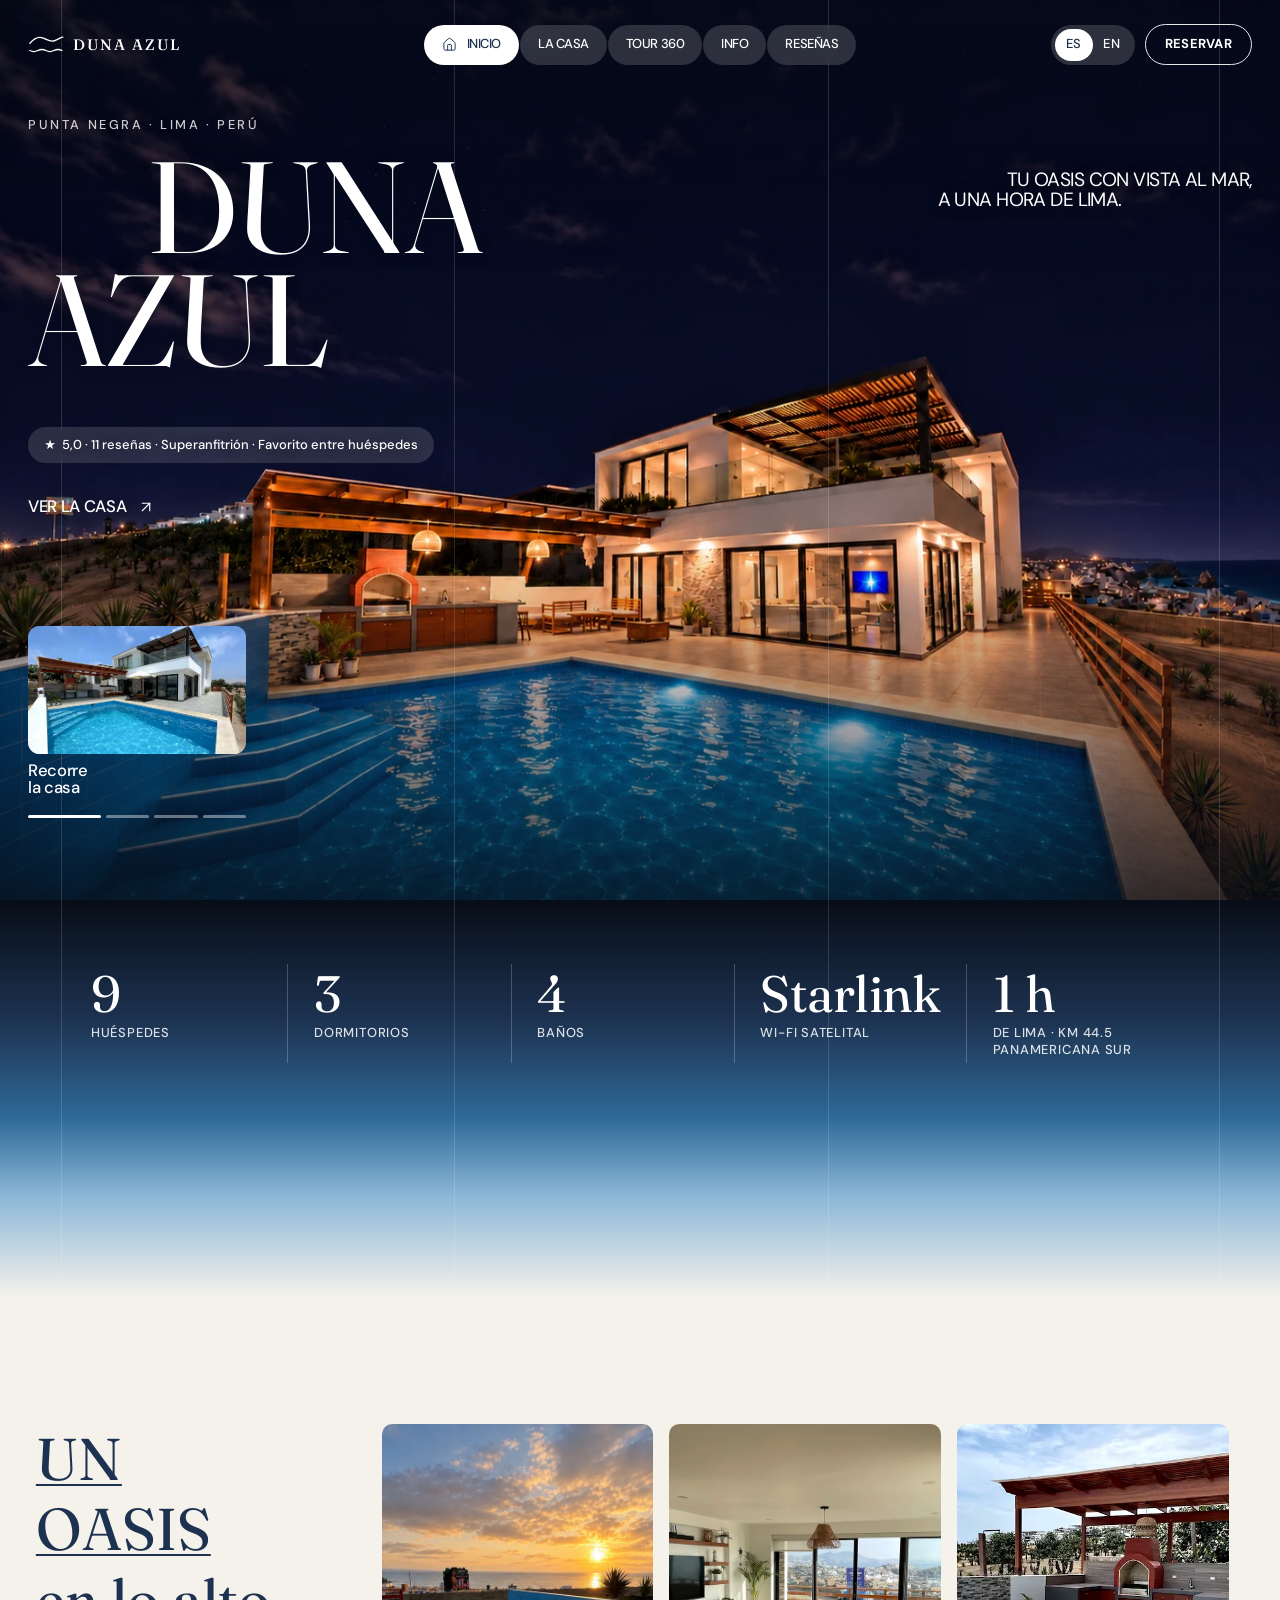
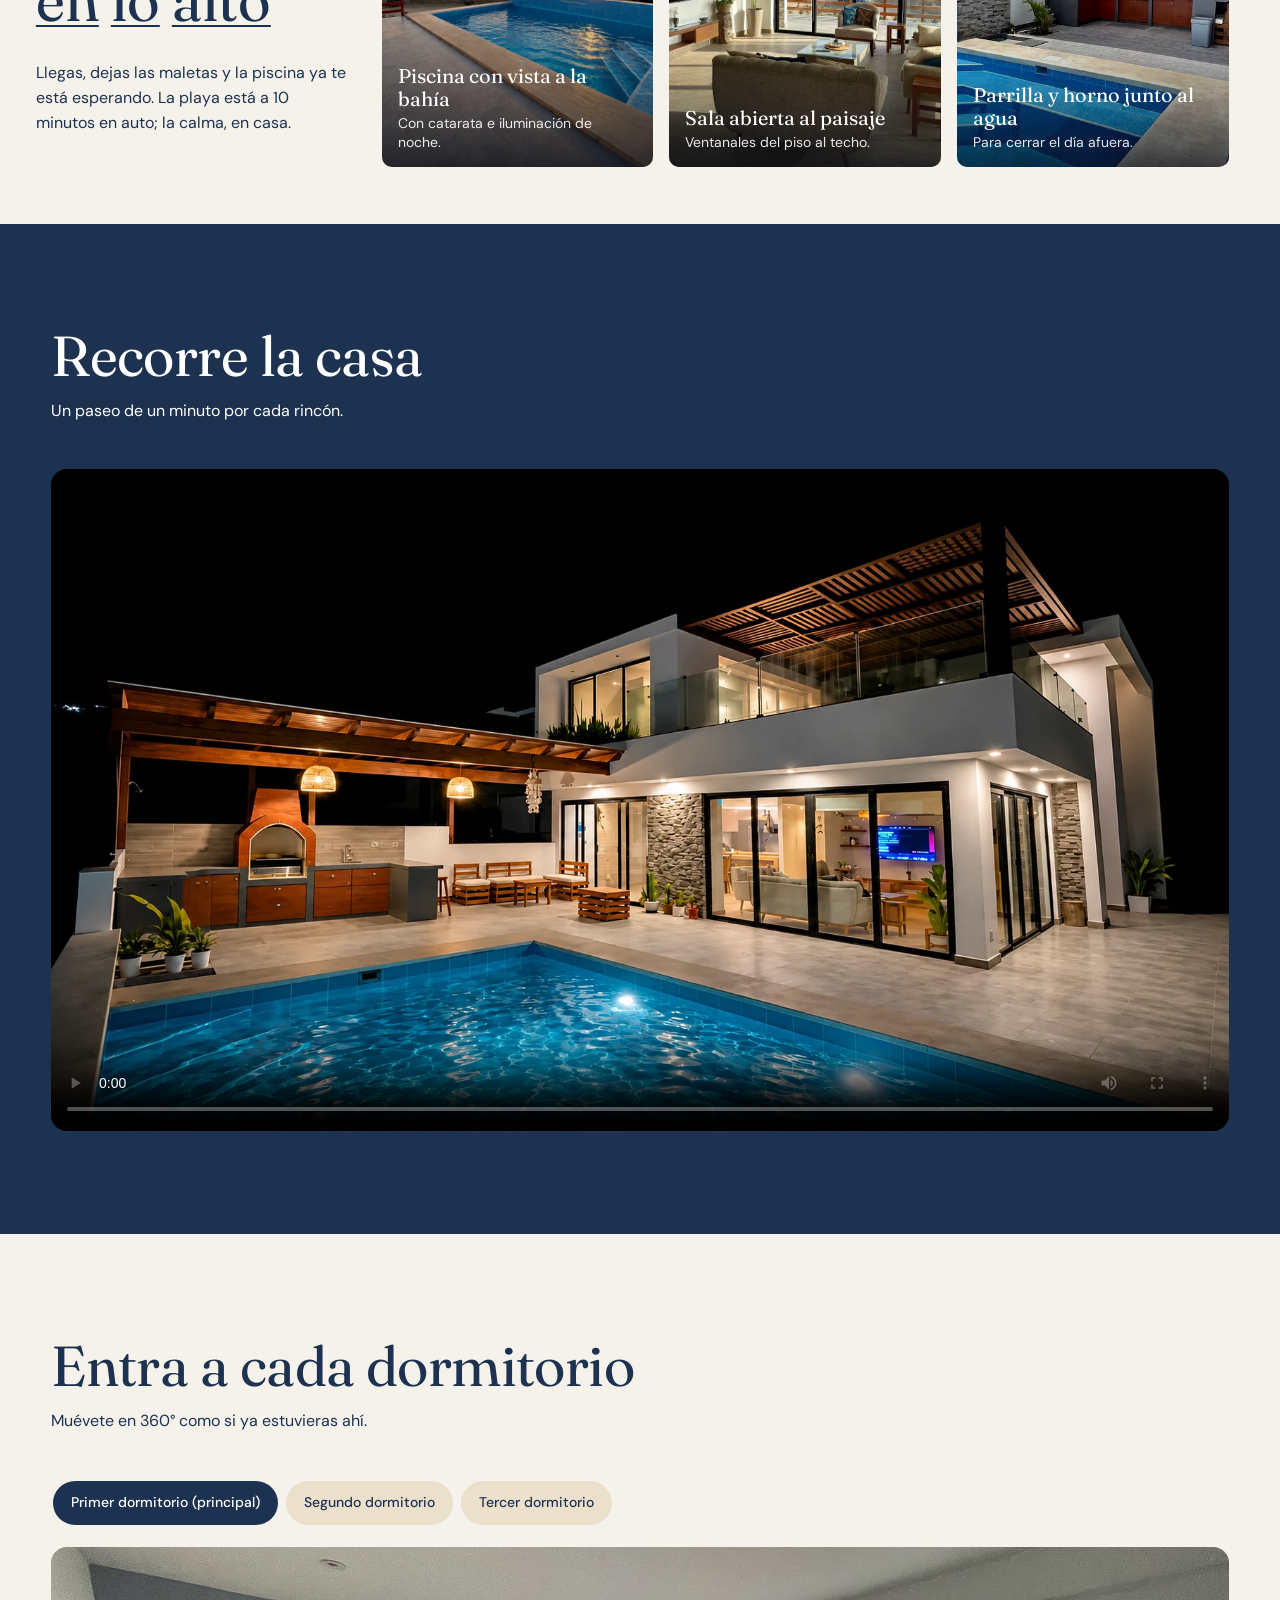
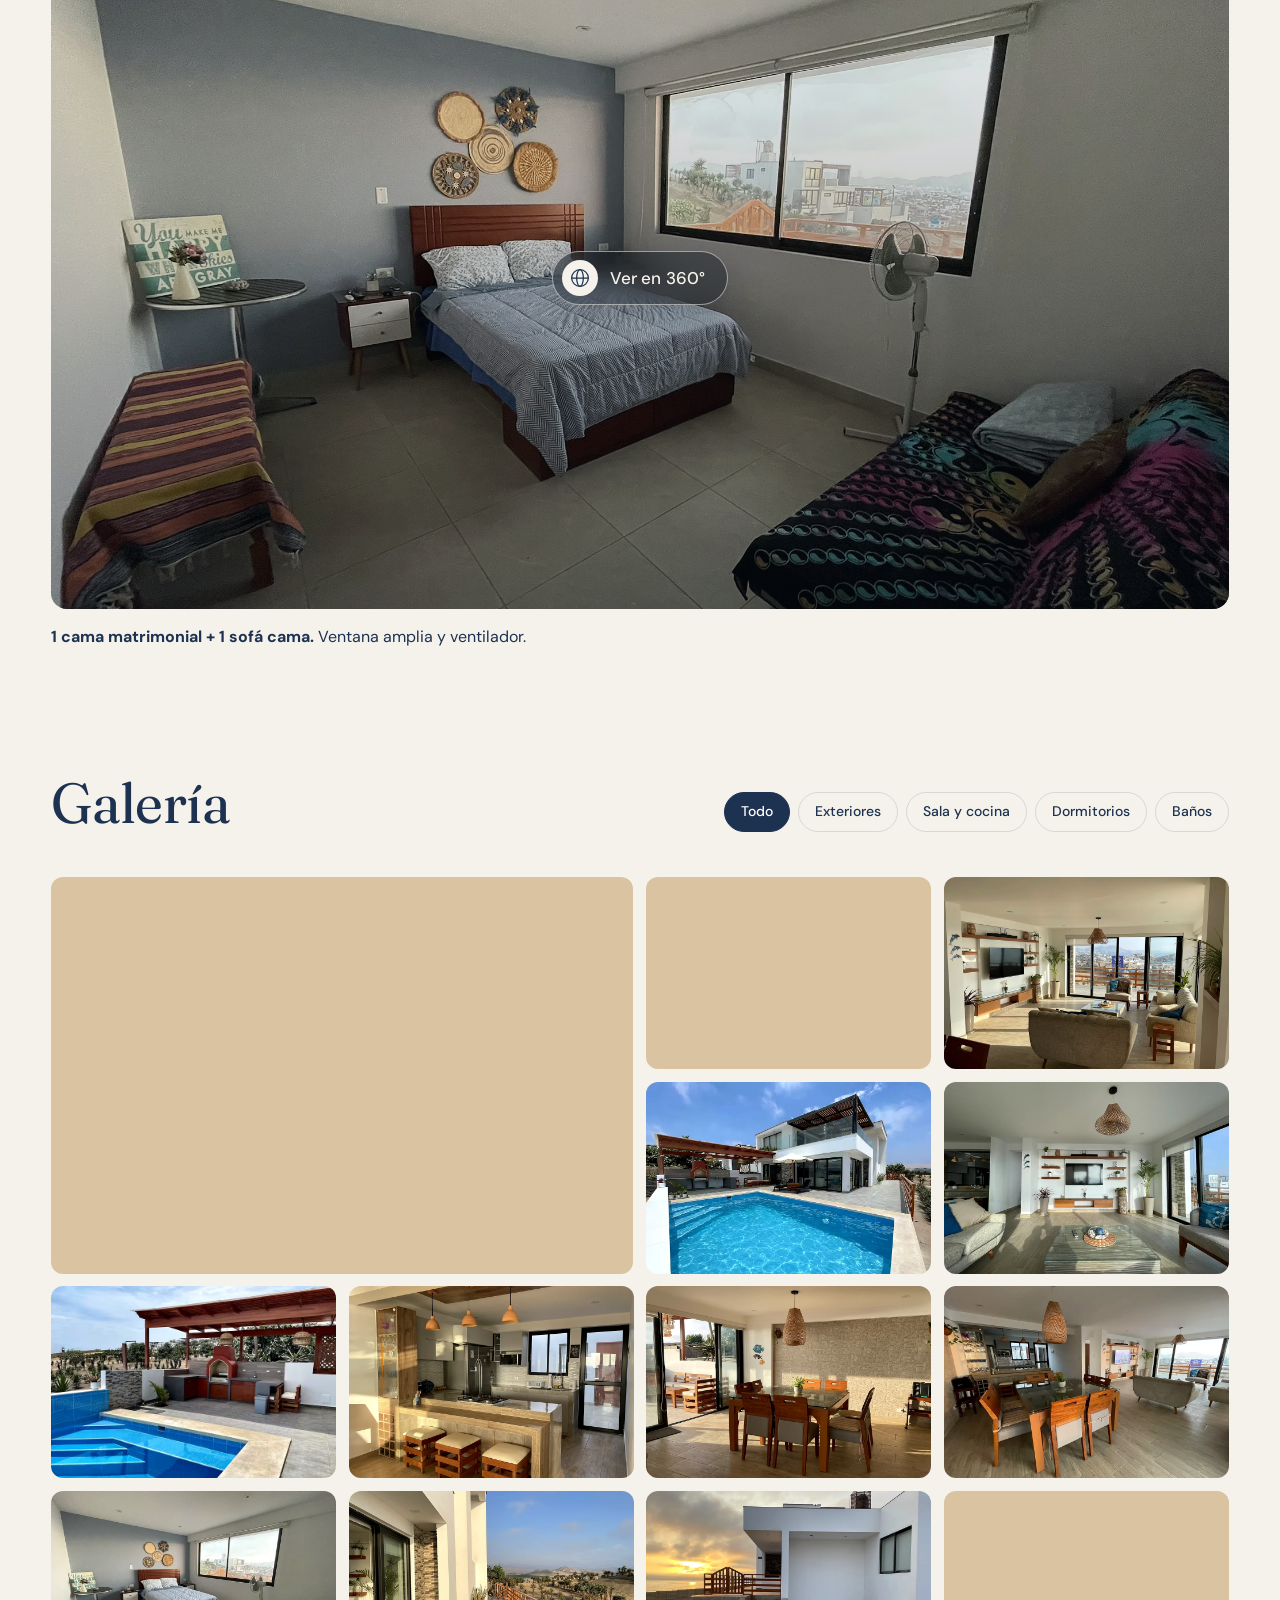
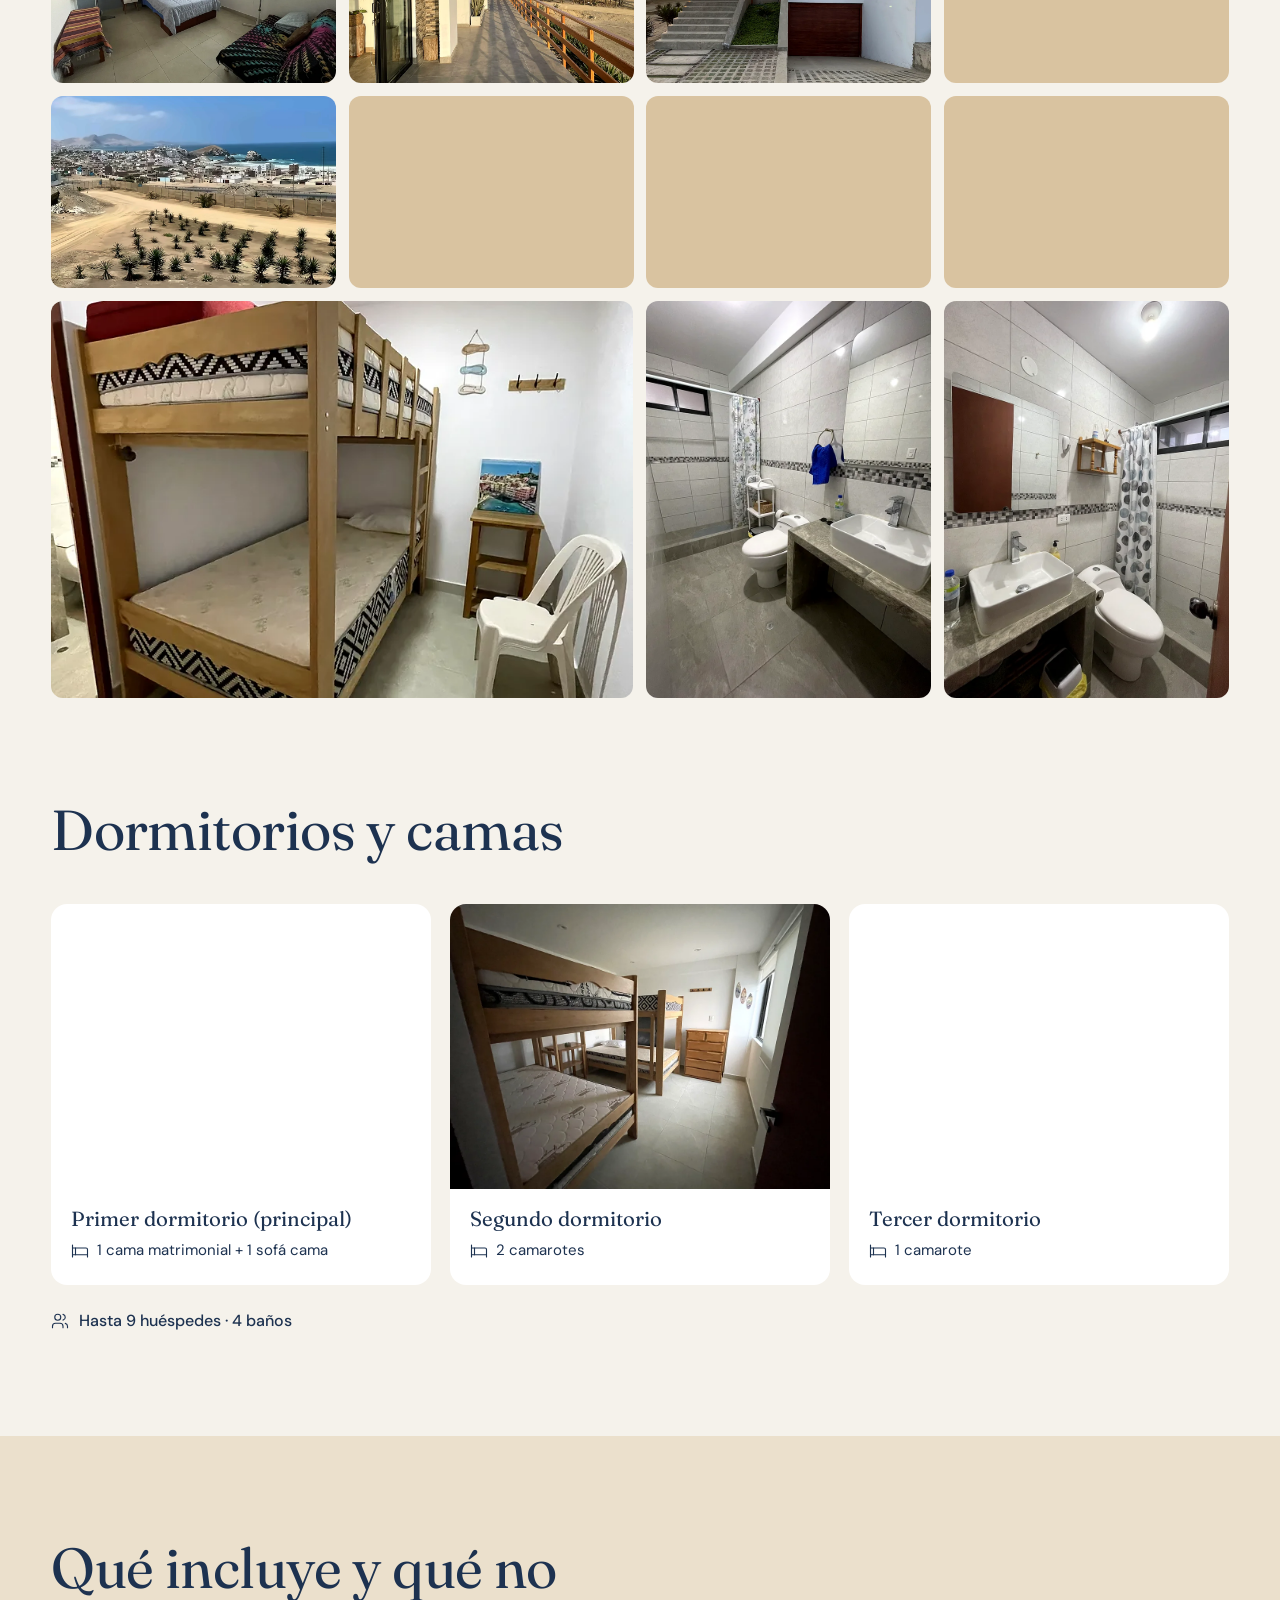
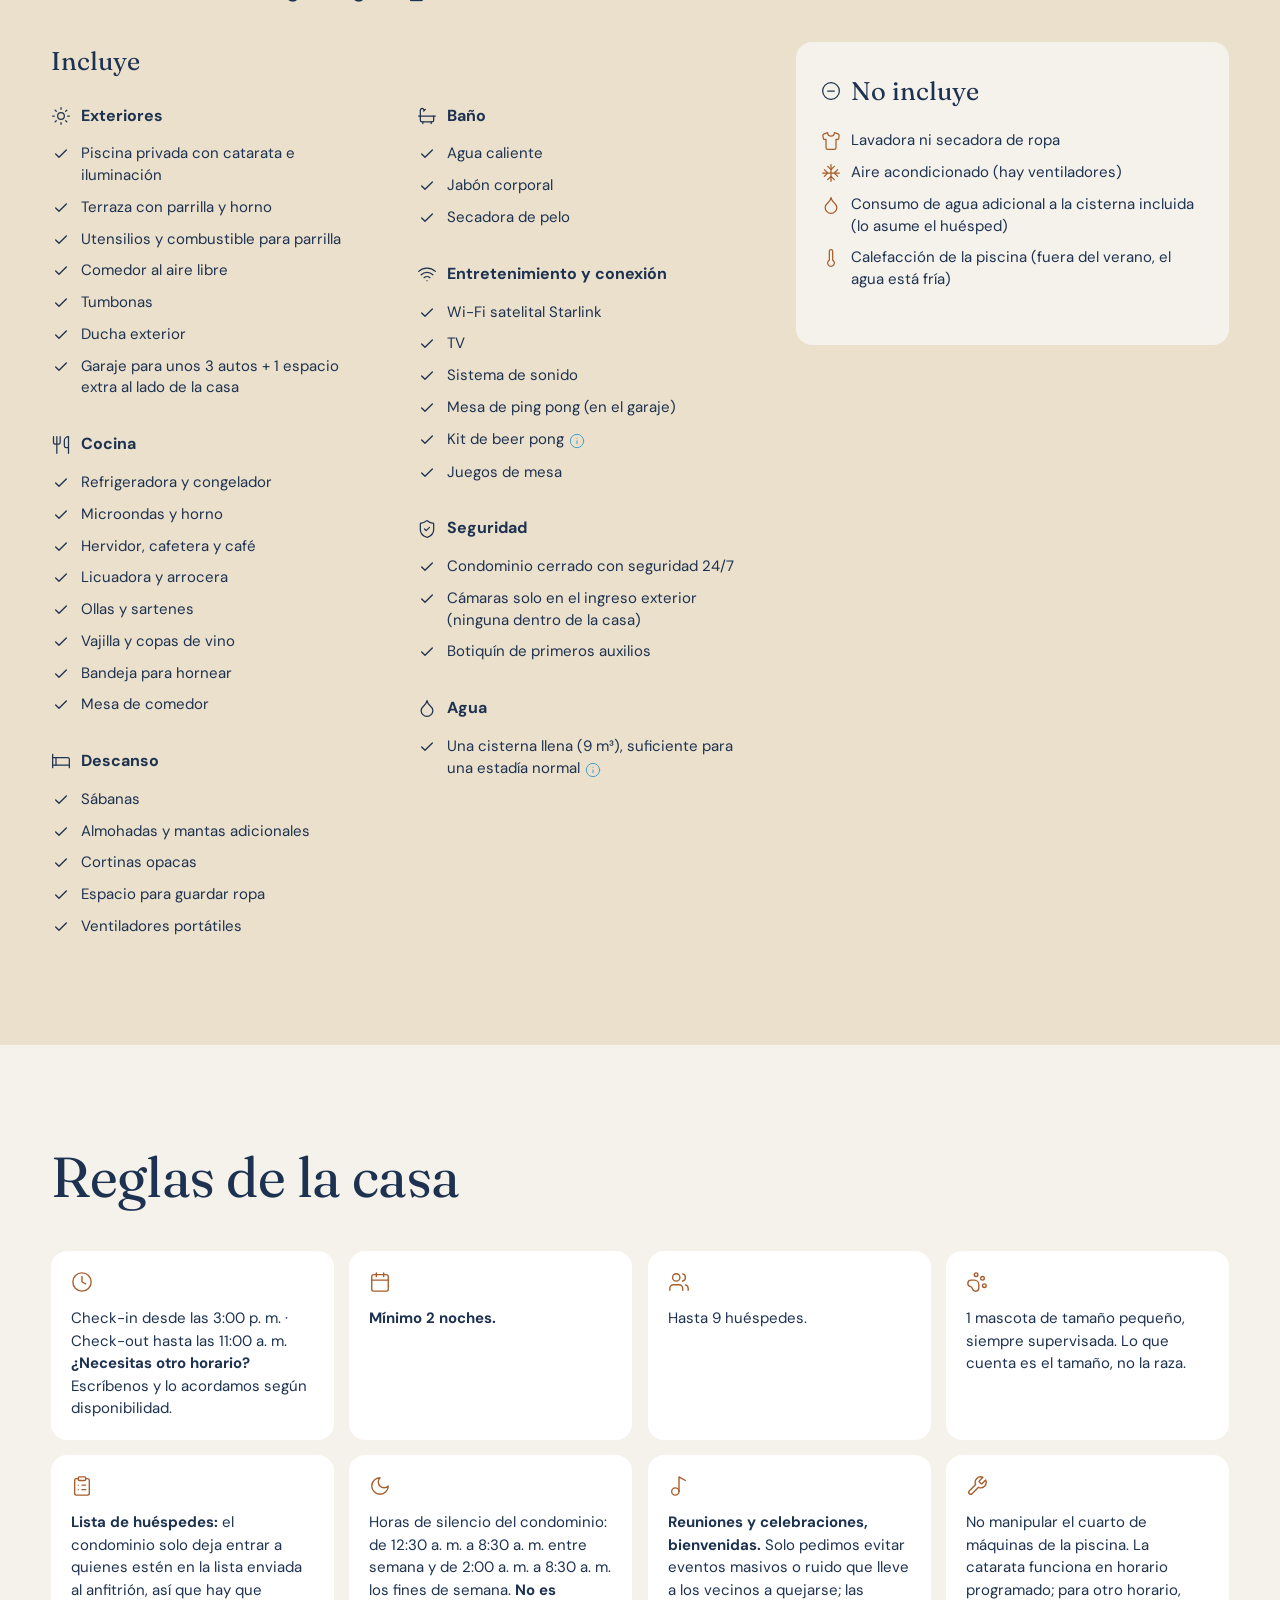
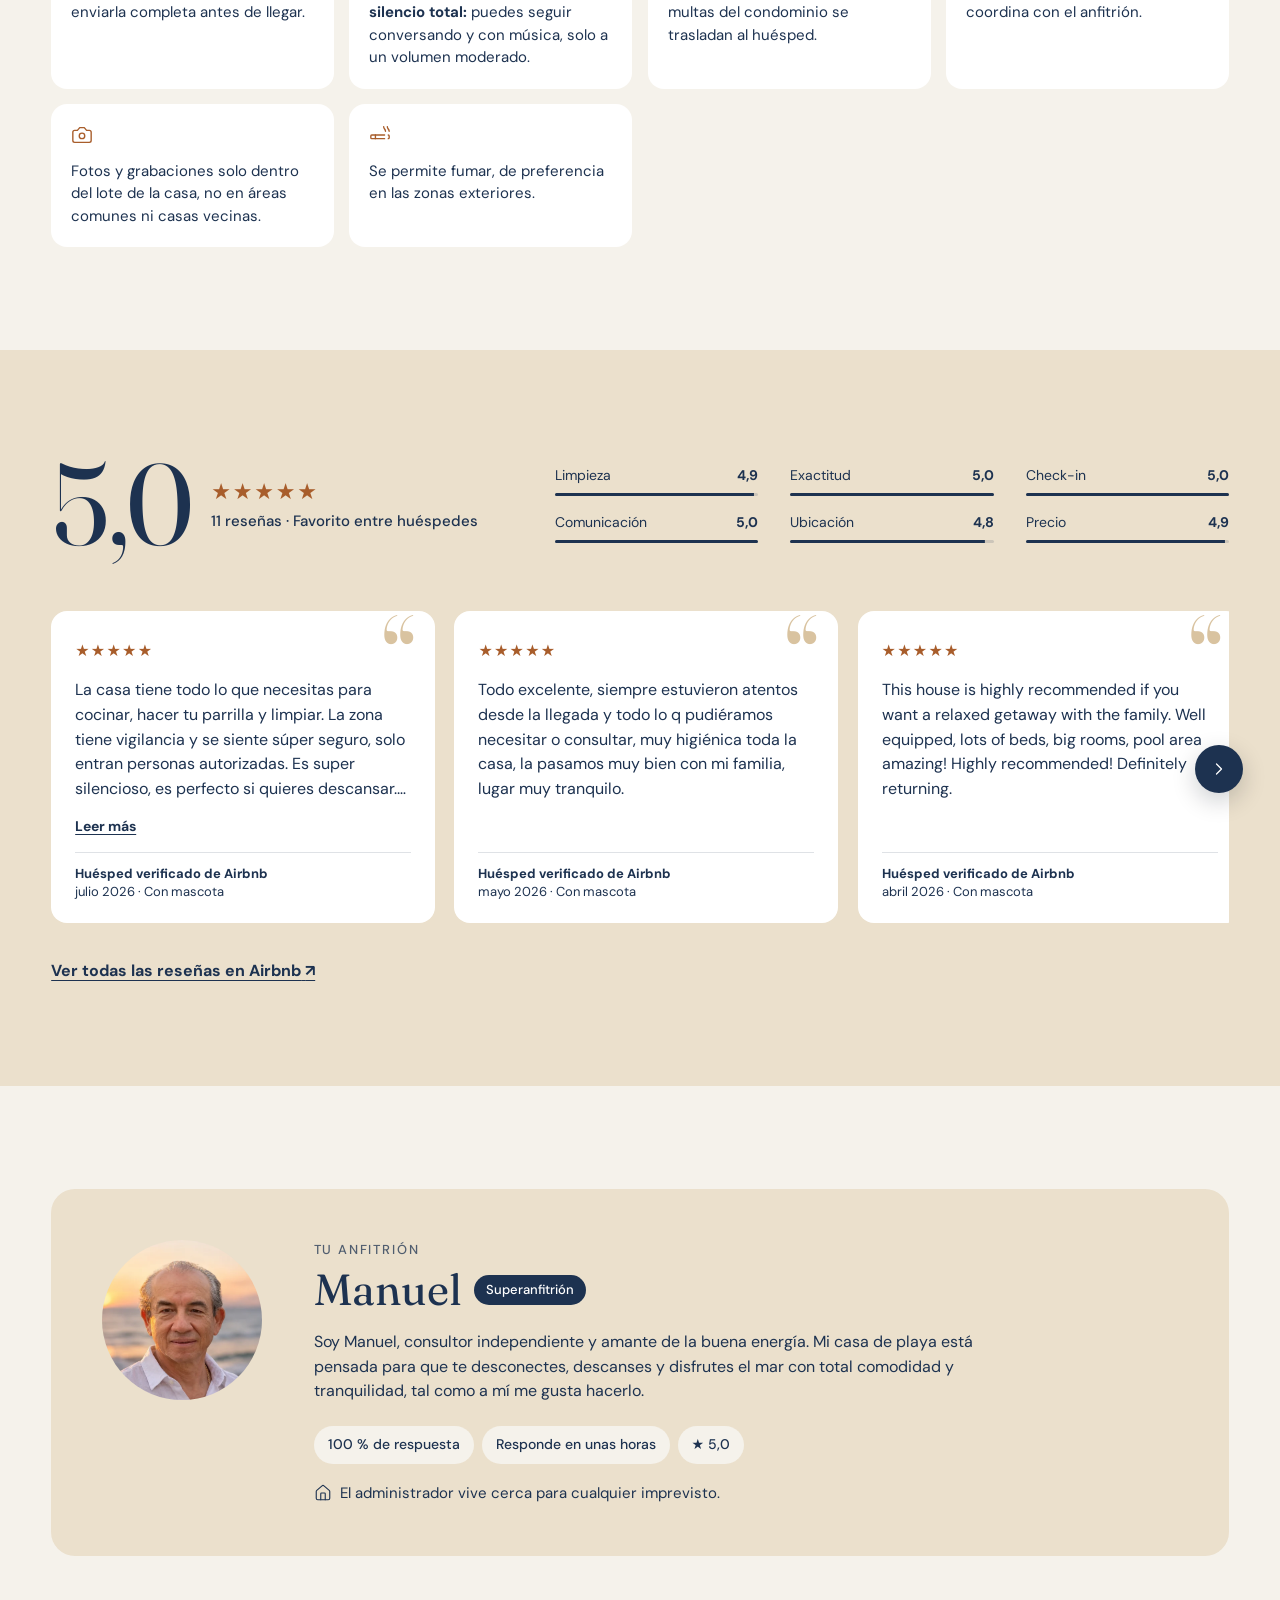
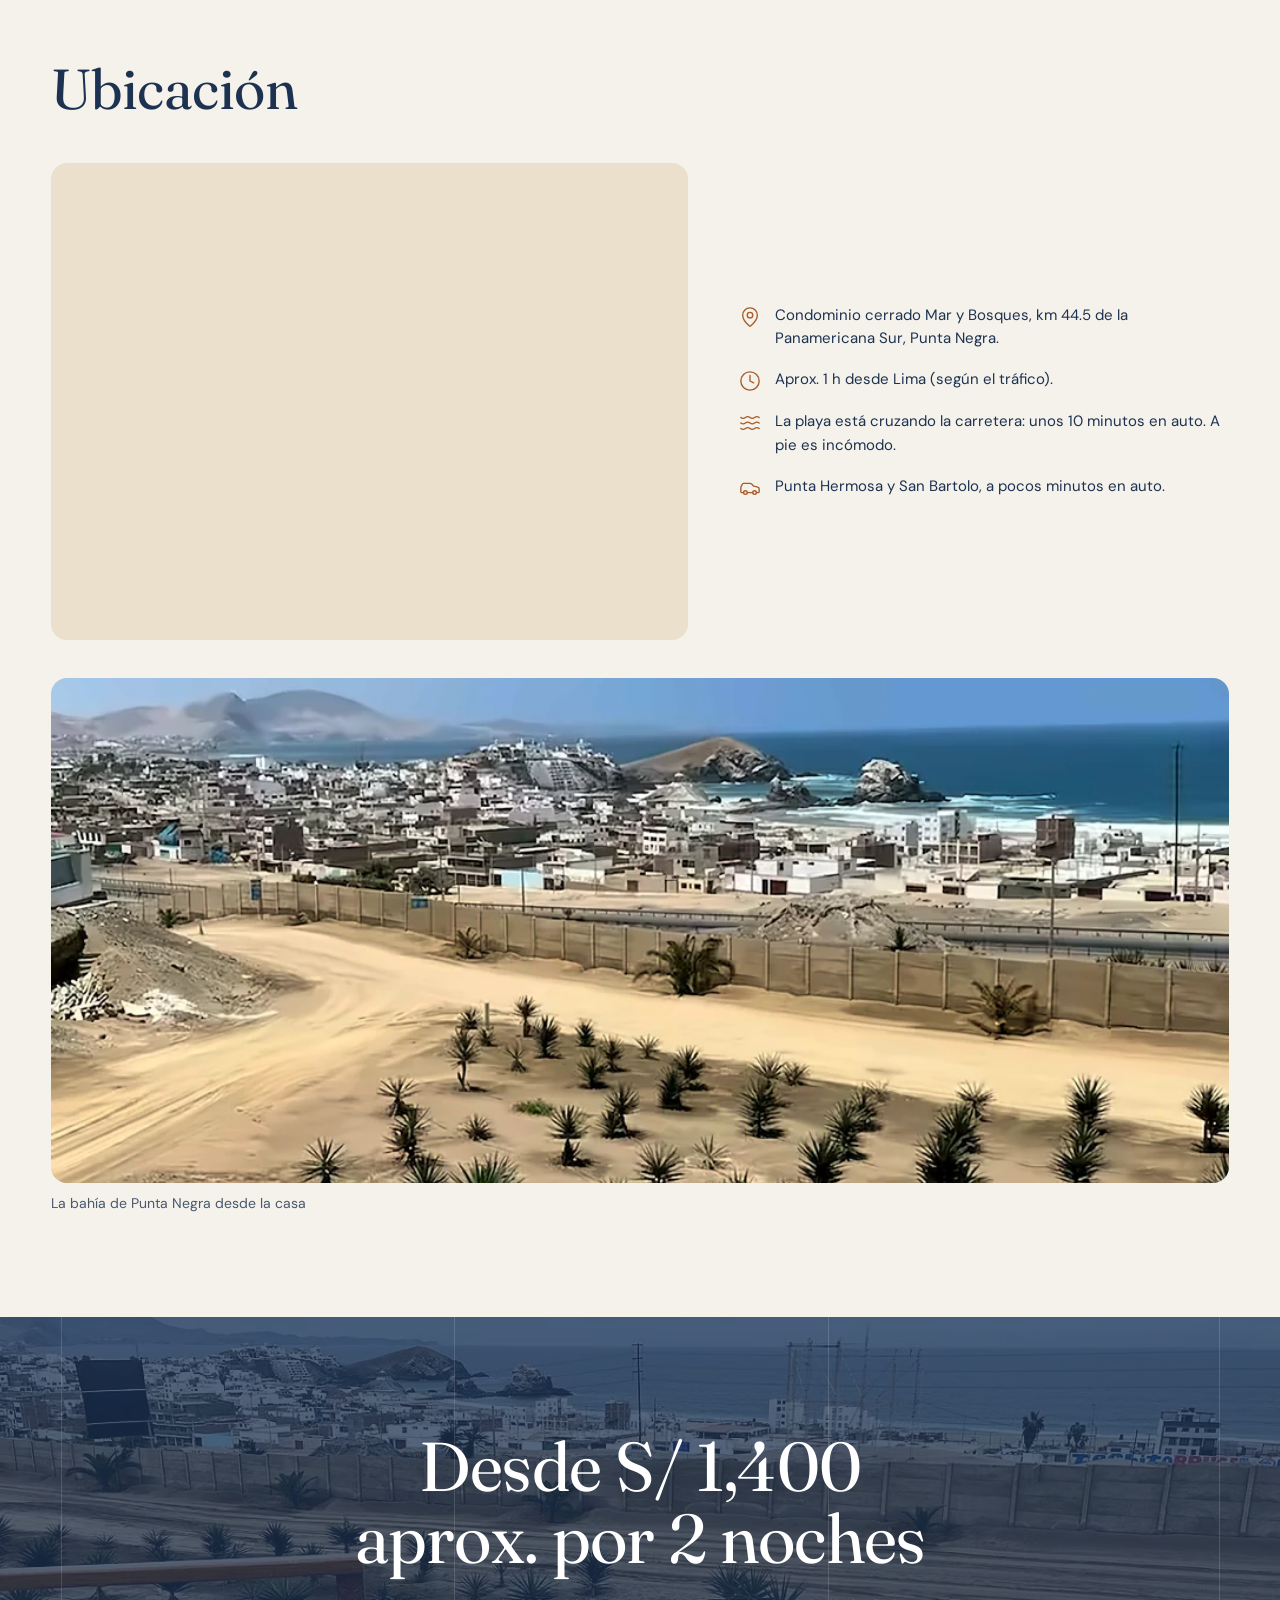
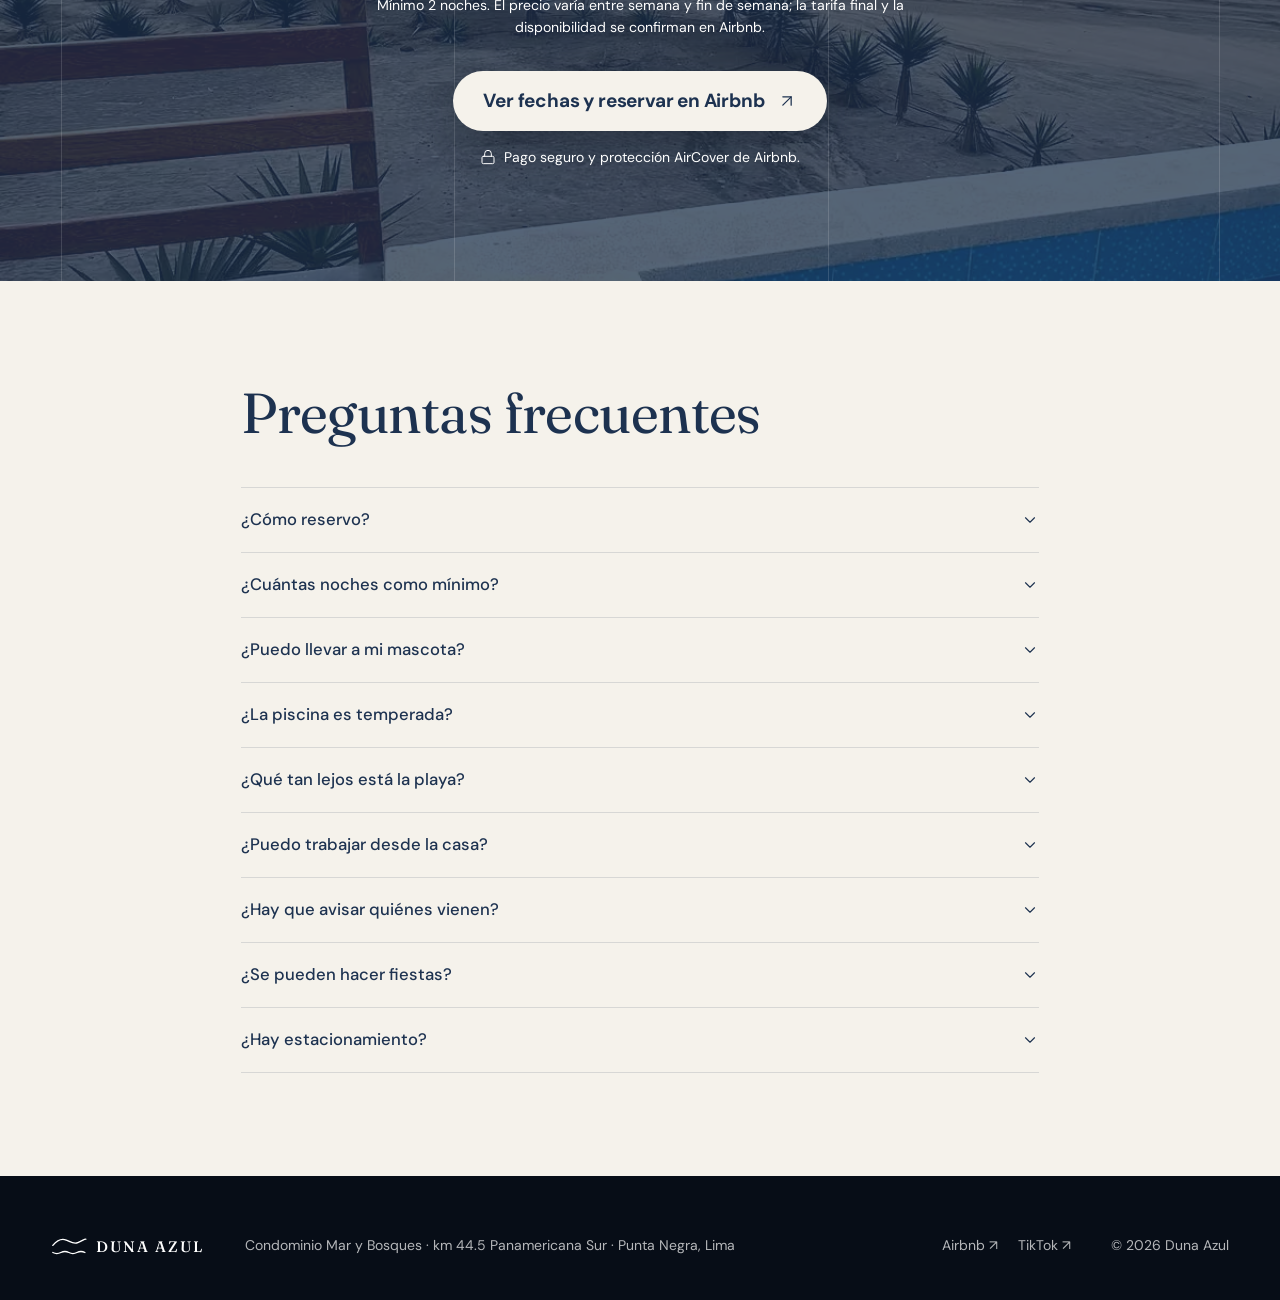
<file: index.html>
<!doctype html>
<html lang="es">
<head>
  <meta charset="utf-8">
  <meta name="viewport" content="width=device-width, initial-scale=1, viewport-fit=cover">
  <title>Duna Azul · Casa de playa con piscina y vista al mar en Punta Negra</title>
  <meta name="description" content="Casa para 9 en condominio cerrado de Punta Negra, a 1 h de Lima: piscina privada con vista a la bahía, parrilla, Starlink y 5,0 en Airbnb. Reserva desde S/ 1,400 por 2 noches.">
  <meta name="theme-color" content="#070D17">

  <!-- Open Graph / Twitter (URLs absolutas de GitHub Pages; si cambias de dominio, actualízalas) -->
  <meta property="og:type" content="website">
  <meta property="og:locale" content="es_PE">
  <meta property="og:locale:alternate" content="en_US">
  <meta property="og:site_name" content="Duna Azul">
  <meta property="og:title" content="Duna Azul · Casa de playa con piscina y vista al mar en Punta Negra">
  <meta property="og:description" content="Casa para 9 en condominio cerrado de Punta Negra, a 1 h de Lima: piscina privada con vista a la bahía, parrilla, Starlink y 5,0 en Airbnb.">
  <meta property="og:url" content="https://adrian52507.github.io/dunaazul/">
  <meta property="og:image" content="https://adrian52507.github.io/dunaazul/assets/img/og-duna-azul.jpg?v=2">
  <meta property="og:image:width" content="1200">
  <meta property="og:image:height" content="630">
  <meta property="og:image:alt" content="La casa Duna Azul y su piscina iluminadas de noche">
  <meta name="twitter:card" content="summary_large_image">
  <meta name="twitter:title" content="Duna Azul · Casa de playa en Punta Negra">
  <meta name="twitter:description" content="Piscina privada con vista a la bahía, a 1 h de Lima. 5,0 en Airbnb.">
  <meta name="twitter:image" content="https://adrian52507.github.io/dunaazul/assets/img/og-duna-azul.jpg?v=2">

  <link rel="icon" href="assets/favicon.svg" type="image/svg+xml">

  <link rel="preload" as="image" href="assets/img/hero-movil.webp" media="(max-width: 767px)"
        imagesrcset="assets/img/hero-movil-sm.webp 640w, assets/img/hero-movil.webp 941w" imagesizes="100vw" fetchpriority="high">
  <link rel="preload" as="image" href="assets/img/hero-noche.webp" media="(min-width: 768px)"
        imagesrcset="assets/img/hero-noche-sm.webp 1000w, assets/img/hero-noche.webp 1448w" imagesizes="100vw" fetchpriority="high">

  <link rel="preconnect" href="https://fonts.googleapis.com">
  <link rel="preconnect" href="https://fonts.gstatic.com" crossorigin>
  <link rel="stylesheet" href="https://fonts.googleapis.com/css2?family=DM+Sans:opsz,wght@9..40,400;9..40,500;9..40,700&family=Fraunces:opsz,wght@9..144,400;9..144,500&display=swap">
  <link rel="stylesheet" href="css/styles.css">
  <script>document.documentElement.classList.add('js');</script>
</head>
<body>

<!-- Sprite de iconos (estilo Lucide, trazo 1.5) -->
<svg width="0" height="0" style="position:absolute" aria-hidden="true">
  <defs>
    <symbol id="i-home" viewBox="0 0 24 24"><path d="M15 21v-8a1 1 0 0 0-1-1h-4a1 1 0 0 0-1 1v8"/><path d="M3 10a2 2 0 0 1 .709-1.528l7-5.999a2 2 0 0 1 2.582 0l7 5.999A2 2 0 0 1 21 10v9a2 2 0 0 1-2 2H5a2 2 0 0 1-2-2z"/></symbol>
    <symbol id="i-arrow" viewBox="0 0 24 24"><path d="M7 7h10v10"/><path d="M7 17 17 7"/></symbol>
    <symbol id="i-menu" viewBox="0 0 24 24"><path d="M4 12h16"/><path d="M4 6h16"/><path d="M4 18h16"/></symbol>
    <symbol id="i-x" viewBox="0 0 24 24"><path d="M18 6 6 18"/><path d="m6 6 12 12"/></symbol>
    <symbol id="i-left" viewBox="0 0 24 24"><path d="m15 18-6-6 6-6"/></symbol>
    <symbol id="i-right" viewBox="0 0 24 24"><path d="m9 18 6-6-6-6"/></symbol>
    <symbol id="i-down" viewBox="0 0 24 24"><path d="m6 9 6 6 6-6"/></symbol>
    <symbol id="i-play" viewBox="0 0 24 24"><path d="M7 4.5v15a.5.5 0 0 0 .77.42l11.5-7.5a.5.5 0 0 0 0-.84L7.77 4.08A.5.5 0 0 0 7 4.5z"/></symbol>
    <symbol id="i-bed" viewBox="0 0 24 24"><path d="M2 4v16"/><path d="M2 8h18a2 2 0 0 1 2 2v10"/><path d="M2 17h20"/><path d="M6 8v9"/></symbol>
    <symbol id="i-users" viewBox="0 0 24 24"><path d="M16 21v-2a4 4 0 0 0-4-4H6a4 4 0 0 0-4 4v2"/><circle cx="9" cy="7" r="4"/><path d="M22 21v-2a4 4 0 0 0-3-3.87"/><path d="M16 3.13a4 4 0 0 1 0 7.75"/></symbol>
    <symbol id="i-wifi" viewBox="0 0 24 24"><path d="M12 20h.01"/><path d="M2 8.82a15 15 0 0 1 20 0"/><path d="M5 12.86a10 10 0 0 1 14 0"/><path d="M8.5 16.43a5 5 0 0 1 7 0"/></symbol>
    <symbol id="i-sun" viewBox="0 0 24 24"><circle cx="12" cy="12" r="4"/><path d="M12 2v2"/><path d="M12 20v2"/><path d="m4.93 4.93 1.41 1.41"/><path d="m17.66 17.66 1.41 1.41"/><path d="M2 12h2"/><path d="M20 12h2"/><path d="m6.34 17.66-1.41 1.41"/><path d="m19.07 4.93-1.41 1.41"/></symbol>
    <symbol id="i-utensils" viewBox="0 0 24 24"><path d="M3 2v7c0 1.1.9 2 2 2h4a2 2 0 0 0 2-2V2"/><path d="M7 2v20"/><path d="M21 15V2a5 5 0 0 0-5 5v6c0 1.1.9 2 2 2h3Zm0 0v7"/></symbol>
    <symbol id="i-bath" viewBox="0 0 24 24"><path d="M10 4 8 6"/><path d="M17 19v2"/><path d="M2 12h20"/><path d="M7 19v2"/><path d="M9 5 7.62 3.62A2.12 2.12 0 0 0 4 5v12a2 2 0 0 0 2 2h12a2 2 0 0 0 2-2v-5"/></symbol>
    <symbol id="i-tv" viewBox="0 0 24 24"><rect width="20" height="15" x="2" y="7" rx="2"/><path d="m17 2-5 5-5-5"/></symbol>
    <symbol id="i-shield" viewBox="0 0 24 24"><path d="M20 13c0 5-3.5 7.5-7.66 8.95a1 1 0 0 1-.67-.01C7.5 20.5 4 18 4 13V6a1 1 0 0 1 1-1c2 0 4.5-1.2 6.24-2.72a1.17 1.17 0 0 1 1.52 0C14.51 3.81 17 5 19 5a1 1 0 0 1 1 1z"/><path d="m9 12 2 2 4-4"/></symbol>
    <symbol id="i-info" viewBox="0 0 24 24"><circle cx="12" cy="12" r="10"/><path d="M12 16v-4"/><path d="M12 8h.01"/></symbol>
    <symbol id="i-drop" viewBox="0 0 24 24"><path d="M12 22a7 7 0 0 0 7-7c0-2-1-3.9-3-5.5s-3.5-4-4-6.5c-.5 2.5-2 4.9-4 6.5C6 11.1 5 13 5 15a7 7 0 0 0 7 7z"/></symbol>
    <symbol id="i-check" viewBox="0 0 24 24"><path d="M20 6 9 17l-5-5"/></symbol>
    <symbol id="i-minus" viewBox="0 0 24 24"><circle cx="12" cy="12" r="10"/><path d="M8 12h8"/></symbol>
    <symbol id="i-clock" viewBox="0 0 24 24"><circle cx="12" cy="12" r="10"/><path d="M12 6v6l4 2"/></symbol>
    <symbol id="i-calendar" viewBox="0 0 24 24"><path d="M8 2v4"/><path d="M16 2v4"/><rect width="18" height="18" x="3" y="4" rx="2"/><path d="M3 10h18"/></symbol>
    <symbol id="i-paw" viewBox="0 0 24 24"><circle cx="11" cy="4" r="2"/><circle cx="18" cy="8" r="2"/><circle cx="20" cy="16" r="2"/><path d="M9 10a5 5 0 0 1 5 5v3.5a3.5 3.5 0 0 1-6.84 1.05Q6.52 17.48 4.46 16.84A3.5 3.5 0 0 1 5.5 10Z"/></symbol>
    <symbol id="i-list" viewBox="0 0 24 24"><rect width="8" height="4" x="8" y="2" rx="1"/><path d="M16 4h2a2 2 0 0 1 2 2v14a2 2 0 0 1-2 2H6a2 2 0 0 1-2-2V6a2 2 0 0 1 2-2h2"/><path d="M12 11h4"/><path d="M12 16h4"/><path d="M8 11h.01"/><path d="M8 16h.01"/></symbol>
    <symbol id="i-moon" viewBox="0 0 24 24"><path d="M12 3a6 6 0 0 0 9 9 9 9 0 1 1-9-9Z"/></symbol>
    <symbol id="i-mute" viewBox="0 0 24 24"><path d="M11 4.7a.7.7 0 0 0-1.2-.5L6.41 7.59A1.4 1.4 0 0 1 5.42 8H3a1 1 0 0 0-1 1v6a1 1 0 0 0 1 1h2.42a1.4 1.4 0 0 1 .99.41l3.39 3.39a.7.7 0 0 0 1.2-.5z"/><path d="m22 9-6 6"/><path d="m16 9 6 6"/></symbol>
    <symbol id="i-wrench" viewBox="0 0 24 24"><path d="M14.7 6.3a1 1 0 0 0 0 1.4l1.6 1.6a1 1 0 0 0 1.4 0l3.77-3.77a6 6 0 0 1-7.94 7.94l-6.91 6.91a2.12 2.12 0 0 1-3-3l6.91-6.91a6 6 0 0 1 7.94-7.94l-3.76 3.76z"/></symbol>
    <symbol id="i-camera" viewBox="0 0 24 24"><path d="M14.5 4h-5L7 7H4a2 2 0 0 0-2 2v9a2 2 0 0 0 2 2h16a2 2 0 0 0 2-2V9a2 2 0 0 0-2-2h-3l-2.5-3z"/><circle cx="12" cy="13" r="3"/></symbol>
    <symbol id="i-pin" viewBox="0 0 24 24"><path d="M20 10c0 5-5.54 10.19-7.4 11.8a1 1 0 0 1-1.2 0C9.54 20.19 4 15 4 10a8 8 0 0 1 16 0"/><circle cx="12" cy="10" r="3"/></symbol>
    <symbol id="i-smoke" viewBox="0 0 24 24"><path d="M17 12H3a1 1 0 0 0-1 1v2a1 1 0 0 0 1 1h14"/><path d="M18 8c0-2.5-2-2.5-2-5"/><path d="M21 16a1 1 0 0 0 1-1v-2a1 1 0 0 0-1-1"/><path d="M22 8c0-2.5-2-2.5-2-5"/><path d="M7 12v4"/></symbol>
    <symbol id="i-car" viewBox="0 0 24 24"><path d="M19 17h2c.6 0 1-.4 1-1v-3c0-.9-.7-1.7-1.5-1.9C18.7 10.6 16 10 16 10s-1.3-1.4-2.2-2.3c-.5-.4-1.1-.7-1.8-.7H5c-.6 0-1.1.4-1.4.9l-1.4 2.9A3.7 3.7 0 0 0 2 12v4c0 .6.4 1 1 1h2"/><circle cx="7" cy="17" r="2"/><path d="M9 17h6"/><circle cx="17" cy="17" r="2"/></symbol>
    <symbol id="i-waves" viewBox="0 0 24 24"><path d="M2 6c.6.5 1.2 1 2.5 1C7 7 7 5 9.5 5c2.6 0 2.4 2 5 2 2.5 0 2.5-2 5-2 1.3 0 1.9.5 2.5 1"/><path d="M2 12c.6.5 1.2 1 2.5 1 2.5 0 2.5-2 5-2 2.6 0 2.4 2 5 2 2.5 0 2.5-2 5-2 1.3 0 1.9.5 2.5 1"/><path d="M2 18c.6.5 1.2 1 2.5 1 2.5 0 2.5-2 5-2 2.6 0 2.4 2 5 2 2.5 0 2.5-2 5-2 1.3 0 1.9.5 2.5 1"/></symbol>
    <symbol id="i-shirt" viewBox="0 0 24 24"><path d="M20.38 3.46 16 2a4 4 0 0 1-8 0L3.62 3.46a2 2 0 0 0-1.34 2.23l.58 3.47a1 1 0 0 0 .99.84H6v10c0 1.1.9 2 2 2h8a2 2 0 0 0 2-2V10h2.15a1 1 0 0 0 .99-.84l.58-3.47a2 2 0 0 0-1.34-2.23z"/></symbol>
    <symbol id="i-snow" viewBox="0 0 24 24"><path d="M2 12h20"/><path d="M12 2v20"/><path d="m20 16-4-4 4-4"/><path d="m4 8 4 4-4 4"/><path d="m16 4-4 4-4-4"/><path d="m8 20 4-4 4 4"/></symbol>
    <symbol id="i-thermo" viewBox="0 0 24 24"><path d="M14 4v10.54a4 4 0 1 1-4 0V4a2 2 0 0 1 4 0Z"/></symbol>
    <symbol id="i-lock" viewBox="0 0 24 24"><rect width="18" height="11" x="3" y="11" rx="2"/><path d="M7 11V7a5 5 0 0 1 10 0v4"/></symbol>
    <symbol id="i-360" viewBox="0 0 24 24"><circle cx="12" cy="12" r="10"/><path d="M2 12h20"/><ellipse cx="12" cy="12" rx="4" ry="10"/></symbol>
    <symbol id="i-video" viewBox="0 0 24 24"><path d="m16 13 5.22 3.48a.5.5 0 0 0 .78-.42V7.87a.5.5 0 0 0-.75-.43L16 10.5"/><rect x="2" y="6" width="14" height="12" rx="2"/></symbol>
    <symbol id="i-music" viewBox="0 0 24 24"><circle cx="8" cy="18" r="4"/><path d="M12 18V2l7 4"/></symbol>
    <symbol id="i-chat" viewBox="0 0 24 24"><path d="M7.9 20A9 9 0 1 0 4 16.1L2 22Z"/></symbol>
    <symbol id="i-star" viewBox="0 0 24 24"><path d="M12 2.5l2.94 5.96 6.56.95-4.75 4.63 1.12 6.54L12 17.5l-5.87 3.08 1.12-6.54L2.5 9.41l6.56-.95z"/></symbol>
  </defs>
</svg>

<a class="skip" href="#casa" data-i18n="a11y.skip">Saltar al contenido</a>

<!-- ============ HEADER ============ -->
<header class="site-header" id="siteHeader">
  <a class="logo hd-i" style="--d:.1s" href="#inicio" aria-label="Duna Azul">
    <svg viewBox="0 0 172 32" width="172" height="32" aria-hidden="true" focusable="false">
      <path d="M2 15c5-6 10-8 15-6s8 5 13 3 7-4 9-4" fill="none" stroke="currentColor" stroke-width="1.5" stroke-linecap="round"/>
      <path d="M2 23c3 1.6 6 1.6 9 0s6-1.6 9 0 6 1.6 9 0 6-1.6 9 0" fill="none" stroke="currentColor" stroke-width="1.5" stroke-linecap="round"/>
      <text x="50" y="22.5" textLength="120" lengthAdjust="spacing" font-family="Fraunces, Georgia, serif" font-weight="500" font-size="17" letter-spacing=".08em" fill="currentColor">DUNA AZUL</text>
    </svg>
  </a>

  <nav class="nav-pills" aria-label="Principal" data-i18n-aria="a11y.nav">
    <a class="pill pill--home hd-i is-active" style="--d:.2s" href="#inicio" aria-current="true"><svg class="ic" width="15" height="15" aria-hidden="true"><use href="#i-home"/></svg><span data-i18n="nav.home">Inicio</span></a>
    <a class="pill hd-i" style="--d:.28s" href="#casa" data-i18n="nav.house">La casa</a>
    <a class="pill hd-i" style="--d:.36s" href="#tour-360" data-i18n="nav.tour360">Tour 360</a>
    <a class="pill hd-i" style="--d:.44s" href="#info" data-i18n="nav.info">Info</a>
    <a class="pill hd-i" style="--d:.5s" href="#resenas" data-i18n="nav.reviews">Reseñas</a>
  </nav>

  <div class="hd-right">
    <div class="lang hd-i" style="--d:.56s" role="group" aria-label="Idioma / Language">
      <button type="button" data-lang="es" aria-pressed="true">ES</button>
      <button type="button" data-lang="en" aria-pressed="false">EN</button>
    </div>
    <a class="btn-reserve hd-i" style="--d:.62s" data-airbnb href="https://www.airbnb.com/h/dunaazul" target="_blank" rel="noopener" data-i18n="cta.reserve">Reservar</a>
    <button class="burger hd-i" style="--d:.65s" type="button" aria-expanded="false" aria-controls="mnav" aria-label="Abrir menú" data-i18n-aria="nav.open">
      <svg class="ic ic-open" width="20" height="20" aria-hidden="true"><use href="#i-menu"/></svg>
      <svg class="ic ic-close" width="20" height="20" aria-hidden="true"><use href="#i-x"/></svg>
    </button>
  </div>

  <nav class="mnav" id="mnav" aria-label="Menú" data-i18n-aria="a11y.menu" hidden>
    <a href="#inicio" data-i18n="nav.home">Inicio</a>
    <a href="#casa" data-i18n="nav.house">La casa</a>
    <a href="#tour-360" data-i18n="nav.tour360">Tour 360</a>
    <a href="#info" data-i18n="nav.info">Info</a>
    <a href="#resenas" data-i18n="nav.reviews">Reseñas</a>
    <div class="lang lang--menu" role="group" aria-label="Idioma / Language">
      <button type="button" data-lang="es" aria-pressed="true">ES</button>
      <button type="button" data-lang="en" aria-pressed="false">EN</button>
    </div>
  </nav>
</header>

<main>
<!-- ============ HERO ============ -->
<section class="hero go-now" id="inicio" aria-labelledby="heroTitle">
  <div class="hero-media" id="heroMedia">
    <!-- Celular (<768px): foto vertical; tablet y escritorio: foto horizontal -->
    <picture>
      <source media="(max-width: 767px)" srcset="assets/img/hero-movil-sm.webp 640w, assets/img/hero-movil.webp 941w" sizes="100vw" width="941" height="1362">
      <img class="hero-img" src="assets/img/hero-noche.webp"
           srcset="assets/img/hero-noche-sm.webp 1000w, assets/img/hero-noche.webp 1448w" sizes="100vw"
           width="1448" height="1086" fetchpriority="high" decoding="async"
           alt="La casa y su piscina iluminadas de noche" data-i18n-alt="alt.heroImg">
    </picture>
  </div>
  <div class="hero-overlay" aria-hidden="true"></div>
  <div class="grid-lines grid-lines--anim" aria-hidden="true"><span></span><span></span><span></span><span></span></div>

  <div class="hero-head">
    <div class="hero-title">
      <p class="eyebrow" data-words data-start=".4" data-step=".04" data-dur=".7" data-i18n="hero.eyebrow">Punta Negra · Lima · Perú</p>
      <h1 class="h1" id="heroTitle">
        <span class="l1" data-words data-start=".55" data-dur="1">Duna</span>
        <span class="l2" data-words data-start=".75" data-dur="1">Azul</span>
      </h1>
    </div>
    <p class="tagline" data-words data-start="1.15" data-step=".06" data-dur=".7" data-i18n="hero.tagline">Tu oasis con vista al mar,<br>a una hora de Lima.</p>
  </div>

  <div class="hero-trust">
    <p class="trust-pill"><span aria-hidden="true">★</span> <span data-i18n="hero.trust">5,0 · 11 reseñas · Superanfitrión · Favorito entre huéspedes</span></p>
    <a class="see-house" href="#casa"><span data-i18n="hero.see">Ver la casa</span><svg class="ic" width="18" height="18" aria-hidden="true"><use href="#i-arrow"/></svg></a>
  </div>

  <div class="tour-card" id="tourCard">
    <a class="tc-link" href="#tour" aria-label="Ir al house tour" data-i18n-aria="tc.aria">
      <div class="tc-box" id="tcBox">
        <!-- slideshow o video: lo arma main.js según CONFIG.houseTour -->
        <img class="tc-slide on" src="assets/img/piscina-dia-sm.webp" width="800" height="533" alt="" decoding="async">
      </div>
      <p class="tc-cap" id="tcCap" data-words data-start="2.15" data-step=".06" data-dur=".7" data-i18n="tc.soon">House tour<br>muy pronto</p>
    </a>
    <div class="tc-bars" id="tcBars" role="group" aria-label="Partes del tour" data-i18n-aria="tc.bars">
      <button type="button" class="on" aria-label="1"></button><button type="button" aria-label="2"></button><button type="button" aria-label="3"></button><button type="button" aria-label="4"></button>
    </div>
  </div>
</section>

<!-- ============ DATOS ============ -->
<section class="facts" data-reveal aria-label="La casa en cifras" data-i18n-aria="facts.aria">
  <div class="grid-lines" aria-hidden="true"><span></span><span></span><span></span><span></span></div>
  <ul class="facts-list">
    <li class="rv rv-wi" style="--d:0s"><strong>9</strong><span data-i18n="facts.guests">Huéspedes</span></li>
    <li class="rv rv-wi" style="--d:.08s"><strong>3</strong><span data-i18n="facts.beds">Dormitorios</span></li>
    <li class="rv rv-wi" style="--d:.16s"><strong>4</strong><span data-i18n="facts.baths">Baños</span></li>
    <li class="rv rv-wi" style="--d:.24s"><strong>Starlink</strong><span data-i18n="facts.wifi">Wi-Fi satelital</span></li>
    <li class="rv rv-wi" style="--d:.32s"><strong>1 h</strong><span data-i18n="facts.lima">De Lima · km 44.5 Panamericana Sur</span></li>
  </ul>
</section>

<!-- ============ LA CASA ============ -->
<section class="casa" id="casa" data-reveal aria-labelledby="casaTitle">
  <div class="casa-text">
    <h2 class="casa-title" id="casaTitle">
      <span class="ln" data-words data-start="0" data-dur=".9" data-i18n="casa.t1">UN</span>
      <span class="ln" data-words data-start=".15" data-dur=".9" data-i18n="casa.t2">OASIS</span>
      <span class="ln" data-words data-start=".3" data-step=".06" data-dur=".9" data-i18n="casa.t3">en lo alto</span>
    </h2>
    <p class="casa-lead rv rv-up" style="--d:.45s" data-i18n="casa.lead">Llegas, dejas las maletas y la piscina ya te está esperando. La playa está a 10 minutos en auto; la calma, en casa.</p>
  </div>
  <div class="casa-cards">
    <figure class="hcard rv rv-card" style="--d:.2s">
      <img src="assets/img/piscina-atardecer-sm.webp" srcset="assets/img/piscina-atardecer-sm.webp 1000w, assets/img/piscina-atardecer.webp 1200w" sizes="(max-width: 860px) 72vw, 24vw" width="800" height="600" loading="lazy" decoding="async" alt="Piscina con vista a la bahía de Punta Negra al atardecer" data-i18n-alt="alt.c1">
      <figcaption><strong data-i18n="casa.c1t">Piscina con vista a la bahía</strong><span data-i18n="casa.c1d">Con catarata e iluminación de noche.</span></figcaption>
    </figure>
    <figure class="hcard rv rv-card" style="--d:.35s">
      <img src="assets/img/sala-vista-sm.webp" srcset="assets/img/sala-vista-sm.webp 1000w, assets/img/sala-vista.webp 2048w" sizes="(max-width: 860px) 72vw, 24vw" width="800" height="600" loading="lazy" decoding="async" alt="Sala con sofás y ventanales hacia el balcón y el mar" data-i18n-alt="alt.g3">
      <figcaption><strong data-i18n="casa.c2t">Sala abierta al paisaje</strong><span data-i18n="casa.c2d">Ventanales del piso al techo.</span></figcaption>
    </figure>
    <figure class="hcard rv rv-card" style="--d:.5s">
      <img src="assets/img/terraza-parrilla-sm.webp" width="720" height="540" loading="lazy" decoding="async" alt="Terraza con parrilla, horno de ladrillo y pérgola junto a la piscina" data-i18n-alt="alt.g6">
      <figcaption><strong data-i18n="casa.c3t">Parrilla y horno junto al agua</strong><span data-i18n="casa.c3d">Para cerrar el día afuera.</span></figcaption>
    </figure>
  </div>
</section>

<!-- ============ HOUSE TOUR ============ -->
<section class="tour" id="tour" data-reveal aria-labelledby="tourTitle">
  <div class="wrap">
    <header class="sec-head sec-head--light">
      <h2 class="h2" id="tourTitle" data-words data-step=".08" data-dur=".9" data-i18n="tour.title">Recorre la casa</h2>
      <p class="sec-sub rv rv-up" style="--d:.3s" data-i18n="tour.sub">Un paseo de un minuto por cada rincón.</p>
    </header>
    <div class="player rv rv-up" style="--d:.4s" id="player">
      <!-- lo arma main.js según CONFIG.houseTour -->
    </div>
  </div>
</section>

<!-- ============ TOUR 360 ============ -->
<section class="t360" id="tour-360" data-reveal aria-labelledby="t360Title">
  <div class="wrap">
    <header class="sec-head">
      <h2 class="h2" id="t360Title" data-words data-step=".08" data-dur=".9" data-i18n="t360.title">Entra a cada dormitorio</h2>
      <p class="sec-sub rv rv-up" style="--d:.3s" data-i18n="t360.sub">Muévete en 360° como si ya estuvieras ahí.</p>
    </header>
    <div class="tabs rv rv-up" style="--d:.35s" role="tablist" aria-label="Dormitorios" data-i18n-aria="t360.tabs" id="t360Tabs"></div>
    <div class="viewer rv rv-up" style="--d:.45s" id="t360Viewer" role="tabpanel"></div>
    <p class="viewer-desc" id="t360Desc" aria-live="polite"></p>
  </div>
</section>

<!-- ============ GALERÍA ============ -->
<section class="gallery" id="galeria" data-reveal aria-labelledby="galTitle">
  <div class="wrap">
    <header class="sec-head sec-head--row">
      <h2 class="h2" id="galTitle" data-words data-dur=".9" data-i18n="gal.title">Galería</h2>
      <div class="chips rv rv-up" style="--d:.2s" role="group" aria-label="Filtrar fotos" data-i18n-aria="gal.filter" id="galFilters">
        <button type="button" class="chip" data-f="all" aria-pressed="true" data-i18n="gal.all">Todo</button>
        <button type="button" class="chip" data-f="ext" aria-pressed="false" data-i18n="gal.ext">Exteriores</button>
        <button type="button" class="chip" data-f="sala" aria-pressed="false" data-i18n="gal.sala">Sala y cocina</button>
        <button type="button" class="chip" data-f="dorm" aria-pressed="false" data-i18n="gal.dorm">Dormitorios</button>
        <button type="button" class="chip" data-f="bano" aria-pressed="false" data-i18n="gal.bano">Baños</button>
      </div>
    </header>
    <ul class="gal-grid" id="galGrid"></ul>
  </div>
</section>

<!-- ============ DORMITORIOS ============ -->
<section class="dorms" id="dormitorios" data-reveal aria-labelledby="dormTitle">
  <div class="wrap">
    <header class="sec-head">
      <h2 class="h2" id="dormTitle" data-words data-step=".08" data-dur=".9" data-i18n="dorm.title">Dormitorios y camas</h2>
    </header>
    <div class="dorm-list">
      <article class="dorm rv rv-card" style="--d:.1s">
        <img src="assets/img/dormitorio-principal-sm.webp" srcset="assets/img/dormitorio-principal-sm.webp 1000w, assets/img/dormitorio-principal.webp 2048w" sizes="(max-width: 860px) 92vw, 30vw" width="800" height="600" loading="lazy" decoding="async" alt="Dormitorio principal con cama matrimonial, sofá cama y ventana amplia" data-i18n-alt="alt.g10">
        <div class="dorm-body">
          <h3 data-i18n="dorm.d1">Primer dormitorio (principal)</h3>
          <p><svg class="ic" width="18" height="18" aria-hidden="true"><use href="#i-bed"/></svg><span data-i18n="dorm.d1b">1 cama matrimonial + 1 sofá cama</span></p>
        </div>
      </article>
      <article class="dorm rv rv-card" style="--d:.2s">
        <img src="assets/img/dormitorio-camarotes-02-sm.webp" srcset="assets/img/dormitorio-camarotes-02-sm.webp 1000w, assets/img/dormitorio-camarotes-02.webp 2048w" sizes="(max-width: 860px) 92vw, 30vw" width="800" height="600" loading="lazy" decoding="async" alt="Dormitorio con dos camarotes de madera" data-i18n-alt="alt.g15">
        <div class="dorm-body">
          <h3 data-i18n="dorm.d2">Segundo dormitorio</h3>
          <p><svg class="ic" width="18" height="18" aria-hidden="true"><use href="#i-bed"/></svg><span data-i18n="dorm.d2b">2 camarotes</span></p>
        </div>
      </article>
      <article class="dorm rv rv-card" style="--d:.3s">
        <img src="assets/img/dormitorio-camarote-sm.webp" srcset="assets/img/dormitorio-camarote-sm.webp 750w, assets/img/dormitorio-camarote.webp 1536w" sizes="(max-width: 860px) 92vw, 30vw" width="750" height="1000" loading="lazy" decoding="async" style="object-position: 50% 45%" alt="Dormitorio con un camarote de madera" data-i18n-alt="alt.g18">
        <div class="dorm-body">
          <h3 data-i18n="dorm.d3">Tercer dormitorio</h3>
          <p><svg class="ic" width="18" height="18" aria-hidden="true"><use href="#i-bed"/></svg><span data-i18n="dorm.d3b">1 camarote</span></p>
        </div>
      </article>
    </div>
    <p class="dorm-foot rv rv-up" style="--d:.4s"><svg class="ic" width="18" height="18" aria-hidden="true"><use href="#i-users"/></svg><span data-i18n="dorm.foot">Hasta 9 huéspedes · 4 baños</span></p>
  </div>
</section>

<!-- ============ QUÉ INCLUYE ============ -->
<section class="inc" id="info" data-reveal aria-labelledby="incTitle">
  <div class="wrap">
    <header class="sec-head">
      <h2 class="h2" id="incTitle" data-words data-step=".08" data-dur=".9" data-i18n="inc.title">Qué incluye y qué no</h2>
    </header>
    <div class="inc-cols">
      <div class="inc-col rv rv-up" style="--d:.15s">
        <h3 class="inc-h" data-i18n="inc.yes">Incluye</h3>

        <details class="acc inc-group" open>
          <summary><svg class="ic" width="20" height="20" aria-hidden="true"><use href="#i-sun"/></svg><span data-i18n="inc.g1">Exteriores</span><svg class="ic chev" width="18" height="18" aria-hidden="true"><use href="#i-down"/></svg></summary>
          <ul class="ticks">
            <li data-i18n="inc.g1.1">Piscina privada con catarata e iluminación</li>
            <li data-i18n="inc.g1.2">Terraza con parrilla y horno</li>
            <li data-i18n="inc.g1.3">Utensilios y combustible para parrilla</li>
            <li data-i18n="inc.g1.4">Comedor al aire libre</li>
            <li data-i18n="inc.g1.5">Tumbonas</li>
            <li data-i18n="inc.g1.6">Ducha exterior</li>
            <li data-i18n="inc.g1.7">Garaje para unos 3 autos + 1 espacio extra al lado de la casa</li>
          </ul>
        </details>

        <details class="acc inc-group" open>
          <summary><svg class="ic" width="20" height="20" aria-hidden="true"><use href="#i-utensils"/></svg><span data-i18n="inc.g2">Cocina</span><svg class="ic chev" width="18" height="18" aria-hidden="true"><use href="#i-down"/></svg></summary>
          <ul class="ticks">
            <li data-i18n="inc.g2.1">Refrigeradora y congelador</li>
            <li data-i18n="inc.g2.2">Microondas y horno</li>
            <li data-i18n="inc.g2.3">Hervidor, cafetera y café</li>
            <li data-i18n="inc.g2.4">Licuadora y arrocera</li>
            <li data-i18n="inc.g2.5">Ollas y sartenes</li>
            <li data-i18n="inc.g2.7">Vajilla y copas de vino</li>
            <li data-i18n="inc.g2.8">Bandeja para hornear</li>
            <li data-i18n="inc.g2.9">Mesa de comedor</li>
          </ul>
        </details>

        <details class="acc inc-group" open>
          <summary><svg class="ic" width="20" height="20" aria-hidden="true"><use href="#i-bed"/></svg><span data-i18n="inc.g3">Descanso</span><svg class="ic chev" width="18" height="18" aria-hidden="true"><use href="#i-down"/></svg></summary>
          <ul class="ticks">
            <li data-i18n="inc.g3.1">Sábanas</li>
            <li data-i18n="inc.g3.2">Almohadas y mantas adicionales</li>
            <li data-i18n="inc.g3.3">Cortinas opacas</li>
            <li data-i18n="inc.g3.4">Espacio para guardar ropa</li>
            <li data-i18n="inc.g3.5">Ventiladores portátiles</li>
          </ul>
        </details>

        <details class="acc inc-group" open>
          <summary><svg class="ic" width="20" height="20" aria-hidden="true"><use href="#i-bath"/></svg><span data-i18n="inc.g4">Baño</span><svg class="ic chev" width="18" height="18" aria-hidden="true"><use href="#i-down"/></svg></summary>
          <ul class="ticks">
            <li data-i18n="inc.g4.1">Agua caliente</li>
            <li data-i18n="inc.g4.2">Jabón corporal</li>
            <li data-i18n="inc.g4.3">Secadora de pelo</li>
          </ul>
        </details>

        <details class="acc inc-group" open>
          <summary><svg class="ic" width="20" height="20" aria-hidden="true"><use href="#i-wifi"/></svg><span data-i18n="inc.g5">Entretenimiento y conexión</span><svg class="ic chev" width="18" height="18" aria-hidden="true"><use href="#i-down"/></svg></summary>
          <ul class="ticks">
            <li data-i18n="inc.g5.1">Wi-Fi satelital Starlink</li>
            <li data-i18n="inc.g5.2">TV</li>
            <li data-i18n="inc.g5.3">Sistema de sonido</li>
            <li data-i18n="inc.g5.4">Mesa de ping pong (en el garaje)</li>
            <li class="has-tip"><span data-i18n="inc.g5.6">Kit de beer pong</span><button type="button" class="tip-btn" aria-expanded="false" aria-controls="tipBeer" aria-label="¿Dónde está el kit de beer pong?" data-i18n-aria="inc.g5.6tipAria"><svg class="ic" width="16" height="16" aria-hidden="true"><use href="#i-info"/></svg></button><p class="tip" id="tipBeer" hidden data-i18n="inc.g5.6tip">Vasos rojos de fiesta y pelotas, <strong>bajo el televisor principal</strong>.</p></li>
            <li data-i18n="inc.g5.5">Juegos de mesa</li>
          </ul>
        </details>

        <details class="acc inc-group" open>
          <summary><svg class="ic" width="20" height="20" aria-hidden="true"><use href="#i-shield"/></svg><span data-i18n="inc.g6">Seguridad</span><svg class="ic chev" width="18" height="18" aria-hidden="true"><use href="#i-down"/></svg></summary>
          <ul class="ticks">
            <li data-i18n="inc.g6.1">Condominio cerrado con seguridad 24/7</li>
            <li data-i18n="inc.g6.2">Cámaras solo en el ingreso exterior (ninguna dentro de la casa)</li>
            <li data-i18n="inc.g6.3">Botiquín de primeros auxilios</li>
          </ul>
        </details>

        <details class="acc inc-group" open>
          <summary><svg class="ic" width="20" height="20" aria-hidden="true"><use href="#i-drop"/></svg><span data-i18n="inc.g7">Agua</span><svg class="ic chev" width="18" height="18" aria-hidden="true"><use href="#i-down"/></svg></summary>
          <ul class="ticks">
            <li class="has-tip"><span data-i18n="inc.g7.1">Una cisterna llena (9 m³), suficiente para una estadía normal</span><button type="button" class="tip-btn" aria-expanded="false" aria-controls="tipWater" aria-label="Más información sobre el consumo de agua" data-i18n-aria="inc.g7.tipAria"><svg class="ic" width="16" height="16" aria-hidden="true"><use href="#i-info"/></svg></button><p class="tip" id="tipWater" hidden data-i18n="inc.g7.tip">Como referencia, una persona consume en promedio entre <strong>150 y 200 litros de agua al día</strong>.</p></li>
          </ul>
        </details>
      </div>

      <div class="inc-col inc-col--no rv rv-up" style="--d:.3s">
        <details class="acc inc-group inc-no" open>
          <summary><svg class="ic" width="20" height="20" aria-hidden="true"><use href="#i-minus"/></svg><span data-i18n="inc.no">No incluye</span><svg class="ic chev" width="18" height="18" aria-hidden="true"><use href="#i-down"/></svg></summary>
          <ul class="nolist">
            <li><svg class="ic" width="20" height="20" aria-hidden="true"><use href="#i-shirt"/></svg><span data-i18n="inc.no1">Lavadora ni secadora de ropa</span></li>
            <li><svg class="ic" width="20" height="20" aria-hidden="true"><use href="#i-snow"/></svg><span data-i18n="inc.no2">Aire acondicionado (hay ventiladores)</span></li>
            <li><svg class="ic" width="20" height="20" aria-hidden="true"><use href="#i-drop"/></svg><span data-i18n="inc.no4">Consumo de agua adicional a la cisterna incluida (lo asume el huésped)</span></li>
            <li><svg class="ic" width="20" height="20" aria-hidden="true"><use href="#i-thermo"/></svg><span data-i18n="inc.no5">Calefacción de la piscina (fuera del verano, el agua está fría)</span></li>
          </ul>
        </details>
      </div>
    </div>
  </div>
</section>

<!-- ============ REGLAS ============ -->
<section class="rules" id="reglas" data-reveal aria-labelledby="rulesTitle">
  <div class="wrap">
    <header class="sec-head">
      <h2 class="h2" id="rulesTitle" data-words data-step=".08" data-dur=".9" data-i18n="rules.title">Reglas de la casa</h2>
    </header>
    <ul class="rule-grid">
      <li class="rule rv rv-up" style="--d:.05s"><svg class="ic" width="22" height="22" aria-hidden="true"><use href="#i-clock"/></svg><p data-i18n="rules.r1">Check-in desde las 3:00 p. m. · Check-out hasta las 11:00 a. m. <strong>¿Necesitas otro horario?</strong> Escríbenos y lo acordamos según disponibilidad.</p></li>
      <li class="rule rv rv-up" style="--d:.1s"><svg class="ic" width="22" height="22" aria-hidden="true"><use href="#i-calendar"/></svg><p data-i18n="rules.r2"><strong>Mínimo 2 noches.</strong></p></li>
      <li class="rule rv rv-up" style="--d:.15s"><svg class="ic" width="22" height="22" aria-hidden="true"><use href="#i-users"/></svg><p data-i18n="rules.r3">Hasta 9 huéspedes.</p></li>
      <li class="rule rv rv-up" style="--d:.2s"><svg class="ic" width="22" height="22" aria-hidden="true"><use href="#i-paw"/></svg><p data-i18n="rules.r4">1 mascota de tamaño pequeño, siempre supervisada. Lo que cuenta es el tamaño, no la raza.</p></li>
      <li class="rule rv rv-up" style="--d:.25s"><svg class="ic" width="22" height="22" aria-hidden="true"><use href="#i-list"/></svg><p data-i18n="rules.r5"><strong>Lista de huéspedes:</strong> el condominio solo deja entrar a quienes estén en la lista enviada al anfitrión, así que hay que enviarla completa antes de llegar.</p></li>
      <li class="rule rv rv-up" style="--d:.3s"><svg class="ic" width="22" height="22" aria-hidden="true"><use href="#i-moon"/></svg><p data-i18n="rules.r6">Horas de silencio del condominio: de 12:30 a. m. a 8:30 a. m. entre semana y de 2:00 a. m. a 8:30 a. m. los fines de semana. <strong>No es silencio total:</strong> puedes seguir conversando y con música, solo a un volumen moderado.</p></li>
      <li class="rule rv rv-up" style="--d:.35s"><svg class="ic" width="22" height="22" aria-hidden="true"><use href="#i-music"/></svg><p data-i18n="rules.r7"><strong>Reuniones y celebraciones, bienvenidas.</strong> Solo pedimos evitar eventos masivos o ruido que lleve a los vecinos a quejarse; las multas del condominio se trasladan al huésped.</p></li>
      <li class="rule rv rv-up" style="--d:.4s"><svg class="ic" width="22" height="22" aria-hidden="true"><use href="#i-wrench"/></svg><p data-i18n="rules.r8">No manipular el cuarto de máquinas de la piscina. La catarata funciona en horario programado; para otro horario, coordina con el anfitrión.</p></li>
      <li class="rule rv rv-up" style="--d:.45s"><svg class="ic" width="22" height="22" aria-hidden="true"><use href="#i-camera"/></svg><p data-i18n="rules.r9">Fotos y grabaciones solo dentro del lote de la casa, no en áreas comunes ni casas vecinas.</p></li>
      <li class="rule rv rv-up" style="--d:.5s"><svg class="ic" width="22" height="22" aria-hidden="true"><use href="#i-smoke"/></svg><p data-i18n="rules.r10">Se permite fumar, de preferencia en las zonas exteriores.</p></li>
    </ul>
  </div>
</section>

<!-- ============ RESEÑAS ============ -->
<section class="reviews" id="resenas" data-reveal aria-labelledby="revTitle">
  <div class="wrap">
    <div class="rev-head">
      <div class="rev-score rv rv-up">
        <h2 class="rev-big" id="revTitle"><span data-num="5.0">5,0</span><span class="sr-only" data-i18n="rev.srTitle"> de 5 en Airbnb</span></h2>
        <div>
          <p class="stars" aria-hidden="true">★★★★★</p>
          <p class="rev-meta" data-i18n="rev.meta">11 reseñas · Favorito entre huéspedes</p>
        </div>
      </div>
      <ul class="rev-bars rv rv-up" style="--d:.15s">
        <li><span data-i18n="rev.c1">Limpieza</span><i style="--v:.98"></i><b data-num="4.9">4,9</b></li>
        <li><span data-i18n="rev.c2">Exactitud</span><i style="--v:1"></i><b data-num="5.0">5,0</b></li>
        <li><span data-i18n="rev.c3">Check-in</span><i style="--v:1"></i><b data-num="5.0">5,0</b></li>
        <li><span data-i18n="rev.c4">Comunicación</span><i style="--v:1"></i><b data-num="5.0">5,0</b></li>
        <li><span data-i18n="rev.c5">Ubicación</span><i style="--v:.96"></i><b data-num="4.8">4,8</b></li>
        <li><span data-i18n="rev.c6">Precio</span><i style="--v:.98"></i><b data-num="4.9">4,9</b></li>
      </ul>
    </div>

    <div class="carousel rv rv-up" style="--d:.25s">
      <button class="car-btn car-prev" type="button" aria-label="Reseña anterior" data-i18n-aria="rev.prev"><svg class="ic" width="20" height="20" aria-hidden="true"><use href="#i-left"/></svg></button>
      <ul class="rev-track" id="revTrack" tabindex="0" aria-label="Reseñas" data-i18n-aria="rev.list"></ul>
      <button class="car-btn car-next" type="button" aria-label="Reseña siguiente" data-i18n-aria="rev.next"><svg class="ic" width="20" height="20" aria-hidden="true"><use href="#i-right"/></svg></button>
    </div>

    <p class="rev-all"><a data-airbnb href="https://www.airbnb.com/h/dunaazul" target="_blank" rel="noopener"><span data-i18n="rev.all">Ver todas las reseñas en Airbnb</span> <span aria-hidden="true">↗</span></a></p>
  </div>
</section>

<!-- ============ ANFITRIÓN ============ -->
<section class="host" id="anfitrion" data-reveal aria-labelledby="hostTitle">
  <div class="wrap">
    <div class="host-card rv rv-up">
      <div class="host-photo" id="hostPhoto"><span aria-hidden="true">M</span></div>
      <div class="host-body">
        <p class="kicker" data-i18n="host.kicker">Tu anfitrión</p>
        <h2 class="host-name" id="hostTitle">Manuel <span class="badge" data-i18n="host.badge">Superanfitrión</span></h2>
        <p class="host-text" data-i18n="host.text">Soy Manuel, consultor independiente y amante de la buena energía. Mi casa de playa está pensada para que te desconectes, descanses y disfrutes el mar con total comodidad y tranquilidad, tal como a mí me gusta hacerlo.</p>
        <ul class="host-stats">
          <li data-i18n="host.s1">100 % de respuesta</li>
          <li data-i18n="host.s2">Responde en unas horas</li>
          <li>★ <span data-num="5.0">5,0</span></li>
        </ul>
        <p class="host-note"><svg class="ic" width="18" height="18" aria-hidden="true"><use href="#i-home"/></svg><span data-i18n="host.note">El administrador vive cerca para cualquier imprevisto.</span></p>
      </div>
    </div>
  </div>
</section>

<!-- ============ UBICACIÓN ============ -->
<section class="loc" id="ubicacion" data-reveal aria-labelledby="locTitle">
  <div class="wrap">
    <header class="sec-head">
      <h2 class="h2" id="locTitle" data-words data-dur=".9" data-i18n="loc.title">Ubicación</h2>
    </header>
    <div class="loc-grid">
      <div class="map rv rv-up" style="--d:.1s">
        <iframe src="https://www.google.com/maps?q=Condominio+Mar+y+Bosques+Punta+Negra+Lima&amp;output=embed" loading="lazy" referrerpolicy="no-referrer-when-downgrade" title="Mapa: Condominio Mar y Bosques, Punta Negra" data-i18n-title="loc.mapTitle"></iframe>
      </div>
      <ul class="loc-list rv rv-up" style="--d:.2s">
        <li><svg class="ic" width="22" height="22" aria-hidden="true"><use href="#i-pin"/></svg><p data-i18n="loc.l1">Condominio cerrado Mar y Bosques, km 44.5 de la Panamericana Sur, Punta Negra.</p></li>
        <li><svg class="ic" width="22" height="22" aria-hidden="true"><use href="#i-clock"/></svg><p data-i18n="loc.l2">Aprox. 1 h desde Lima (según el tráfico).</p></li>
        <li><svg class="ic" width="22" height="22" aria-hidden="true"><use href="#i-waves"/></svg><p data-i18n="loc.l3">La playa está cruzando la carretera: unos 10 minutos en auto. A pie es incómodo.</p></li>
        <li><svg class="ic" width="22" height="22" aria-hidden="true"><use href="#i-car"/></svg><p data-i18n="loc.l4">Punta Hermosa y San Bartolo, a pocos minutos en auto.</p></li>
      </ul>
    </div>
    <figure class="bay rv rv-up">
      <img src="assets/img/vista-bahia-sm.webp" srcset="assets/img/vista-bahia-sm.webp 1000w, assets/img/vista-bahia.webp 1440w" sizes="(max-width: 860px) 100vw, 50vw" width="1000" height="750" loading="lazy" decoding="async" alt="Vista de la bahía de Punta Negra y el mar desde la casa" data-i18n-alt="alt.g14">
      <figcaption data-i18n="loc.cap">La bahía de Punta Negra desde la casa</figcaption>
    </figure>
  </div>
</section>

<!-- ============ PRECIO Y RESERVA ============ -->
<section class="price" id="reservar" data-reveal aria-labelledby="priceTitle">
  <img class="price-bg" src="assets/img/piscina-vista-mar-sm.webp" srcset="assets/img/piscina-vista-mar-sm.webp 1000w, assets/img/piscina-vista-mar.webp 1200w" sizes="100vw" width="1200" height="900" loading="lazy" decoding="async" alt="">
  <div class="grid-lines" aria-hidden="true"><span></span><span></span><span></span><span></span></div>
  <div class="price-inner">
    <h2 class="price-big rv rv-wi" id="priceTitle" data-i18n="price.big">Desde S/ <span class="js-price">1,400</span> aprox. por 2 noches</h2>
    <p class="price-small rv rv-up" style="--d:.2s" data-i18n="price.small">Mínimo 2 noches. El precio varía entre semana y fin de semana; la tarifa final y la disponibilidad se confirman en Airbnb.</p>
    <a class="btn-main rv rv-up" style="--d:.3s" data-airbnb href="https://www.airbnb.com/h/dunaazul" target="_blank" rel="noopener"><span data-i18n="price.cta">Ver fechas y reservar en Airbnb</span><svg class="ic" width="20" height="20" aria-hidden="true"><use href="#i-arrow"/></svg></a>
    <p class="price-trust rv rv-up" style="--d:.4s"><svg class="ic" width="16" height="16" aria-hidden="true"><use href="#i-lock"/></svg><span data-i18n="price.trust">Pago seguro y protección AirCover de Airbnb.</span></p>
  </div>
</section>

<!-- ============ FAQ ============ -->
<section class="faq" id="faq" data-reveal aria-labelledby="faqTitle">
  <div class="wrap wrap--narrow">
    <header class="sec-head">
      <h2 class="h2" id="faqTitle" data-words data-step=".08" data-dur=".9" data-i18n="faq.title">Preguntas frecuentes</h2>
    </header>
    <div class="faq-list rv rv-up" style="--d:.15s">
      <details class="acc"><summary><span data-i18n="faq.q1">¿Cómo reservo?</span><svg class="ic chev" width="18" height="18" aria-hidden="true"><use href="#i-down"/></svg></summary><p data-i18n="faq.a1">Solo por Airbnb, con el botón de esta página. Ahí ves fechas, precio final y política de cancelación.</p></details>
      <details class="acc"><summary><span data-i18n="faq.q2">¿Cuántas noches como mínimo?</span><svg class="ic chev" width="18" height="18" aria-hidden="true"><use href="#i-down"/></svg></summary><p data-i18n="faq.a2">2 noches.</p></details>
      <details class="acc"><summary><span data-i18n="faq.q3">¿Puedo llevar a mi mascota?</span><svg class="ic chev" width="18" height="18" aria-hidden="true"><use href="#i-down"/></svg></summary><p data-i18n="faq.a3">Sí, 1 mascota de tamaño pequeño (no importa la raza).</p></details>
      <details class="acc"><summary><span data-i18n="faq.q4">¿La piscina es temperada?</span><svg class="ic chev" width="18" height="18" aria-hidden="true"><use href="#i-down"/></svg></summary><p data-i18n="faq.a4">No. En verano el agua está muy agradable; en invierno, fría.</p></details>
      <details class="acc"><summary><span data-i18n="faq.q5">¿Qué tan lejos está la playa?</span><svg class="ic chev" width="18" height="18" aria-hidden="true"><use href="#i-down"/></svg></summary><p data-i18n="faq.a5">Unos 10 minutos en auto, cruzando la Panamericana.</p></details>
      <details class="acc"><summary><span data-i18n="faq.q6">¿Puedo trabajar desde la casa?</span><svg class="ic chev" width="18" height="18" aria-hidden="true"><use href="#i-down"/></svg></summary><p data-i18n="faq.a6">Sí: hay Wi-Fi satelital Starlink y una mesa de comedor amplia.</p></details>
      <details class="acc"><summary><span data-i18n="faq.q7">¿Hay que avisar quiénes vienen?</span><svg class="ic chev" width="18" height="18" aria-hidden="true"><use href="#i-down"/></svg></summary><p data-i18n="faq.a7">Sí. El condominio solo deja pasar a quienes estén en la lista enviada al anfitrión.</p></details>
      <details class="acc"><summary><span data-i18n="faq.q8">¿Se pueden hacer fiestas?</span><svg class="ic chev" width="18" height="18" aria-hidden="true"><use href="#i-down"/></svg></summary><p data-i18n="faq.a8">¡Sí! Puedes celebrar y reunirte con música. Solo no se permiten eventos masivos ni ruido que moleste a los vecinos, y en las horas de silencio del condominio hay que bajar el volumen.</p></details>
      <details class="acc"><summary><span data-i18n="faq.q9">¿Hay estacionamiento?</span><svg class="ic chev" width="18" height="18" aria-hidden="true"><use href="#i-down"/></svg></summary><p data-i18n="faq.a9">Sí. La casa tiene garaje para unos 3 autos y se puede estacionar 1 más al lado de la casa, sin costo.</p></details>
    </div>
  </div>
</section>
</main>

<!-- ============ FOOTER ============ -->
<footer class="site-footer">
  <div class="wrap foot-grid">
    <a class="logo" href="#inicio" aria-label="Duna Azul">
      <svg viewBox="0 0 172 32" width="172" height="32" aria-hidden="true" focusable="false">
        <path d="M2 15c5-6 10-8 15-6s8 5 13 3 7-4 9-4" fill="none" stroke="currentColor" stroke-width="1.5" stroke-linecap="round"/>
        <path d="M2 23c3 1.6 6 1.6 9 0s6-1.6 9 0 6 1.6 9 0 6-1.6 9 0" fill="none" stroke="currentColor" stroke-width="1.5" stroke-linecap="round"/>
        <text x="50" y="22.5" textLength="120" lengthAdjust="spacing" font-family="Fraunces, Georgia, serif" font-weight="500" font-size="17" letter-spacing=".08em" fill="currentColor">DUNA AZUL</text>
      </svg>
    </a>
    <p class="foot-addr">Condominio Mar y Bosques · km 44.5 Panamericana Sur · Punta Negra, Lima</p>
    <ul class="foot-links">
      <li><a data-airbnb href="https://www.airbnb.com/h/dunaazul" target="_blank" rel="noopener">Airbnb <span aria-hidden="true">↗</span></a></li>
      <li data-tiktok hidden><a href="#" target="_blank" rel="noopener">TikTok <span aria-hidden="true">↗</span></a></li>
    </ul>
    <p class="foot-copy">© 2026 Duna Azul</p>
  </div>
</footer>

<!-- CTA fijo en móvil -->
<div class="mcta" id="mcta" aria-hidden="true">
  <p><span data-i18n="mcta.from">Desde S/ <span class="js-price">1,400</span> · 2 noches</span></p>
  <a class="mcta-btn" data-airbnb href="https://www.airbnb.com/h/dunaazul" target="_blank" rel="noopener" tabindex="-1" data-i18n="cta.reserve">Reservar</a>
</div>

<!-- Lightbox -->
<div class="lb" id="lb" role="dialog" aria-modal="true" aria-label="Foto ampliada" data-i18n-aria="lb.aria" hidden>
  <button class="lb-btn lb-close" type="button" aria-label="Cerrar" data-i18n-aria="lb.close"><svg class="ic" width="22" height="22" aria-hidden="true"><use href="#i-x"/></svg></button>
  <button class="lb-btn lb-prev" type="button" aria-label="Foto anterior" data-i18n-aria="lb.prev"><svg class="ic" width="24" height="24" aria-hidden="true"><use href="#i-left"/></svg></button>
  <figure class="lb-fig">
    <img id="lbImg" alt="">
    <figcaption><span id="lbCap"></span><span class="lb-count" id="lbCount" aria-live="polite"></span></figcaption>
  </figure>
  <button class="lb-btn lb-next" type="button" aria-label="Foto siguiente" data-i18n-aria="lb.next"><svg class="ic" width="24" height="24" aria-hidden="true"><use href="#i-right"/></svg></button>
</div>

<script src="js/main.js"></script>
</body>
</html>
</file>
<file: css/styles.css>
/* =========================================================
   Duna Azul — estilos
   ========================================================= */

:root {
  --blanco-cal: #F5F2EB;
  --azul-noche: #1D3250;
  --azul-piscina: #1E8FCB;
  --arena: #D9C3A0;
  --teca: #A85D2B;
  --noche: #070D17;

  --arena-claro: #EBE0CC;
  --linea: rgba(29, 50, 80, .14);
  --glass: rgba(255, 255, 255, .16);
  --grid-line: rgba(255, 255, 255, .14);

  --serif: "Fraunces", Georgia, "Times New Roman", serif;
  --sans: "DM Sans", system-ui, -apple-system, "Segoe UI", sans-serif;
  --ease: cubic-bezier(.2, .7, .2, 1);

  --gx: clamp(16px, 2.2vw, 40px);
  --sec-y: clamp(64px, 8vw, 140px);
}

*, *::before, *::after { box-sizing: border-box; }

/* Safari 26 (iOS/macOS) ignora <meta theme-color> y tiñe el notch/barras
   con el fondo de html/body: lo dejamos en azul noche y el crema vive en <main>. */
html { scroll-behavior: smooth; -webkit-text-size-adjust: 100%; background: var(--noche); scrollbar-width: none; }
/* Barra de desplazamiento de la página oculta (se sigue pudiendo hacer scroll) */
html::-webkit-scrollbar, body::-webkit-scrollbar { display: none; width: 0; height: 0; }

body {
  margin: 0;
  background: var(--noche);
  color: var(--azul-noche);
  font-family: var(--sans);
  font-size: 16px;
  line-height: 1.55;
  -webkit-font-smoothing: antialiased;
  -moz-osx-font-smoothing: grayscale;
  overflow-x: hidden;
}
@supports (overflow: clip) { body { overflow-x: clip; } }

main { display: block; background: var(--blanco-cal); }

a { color: inherit; text-decoration: none; }
img { display: block; max-width: 100%; height: auto; }
button { font: inherit; color: inherit; background: none; border: 0; padding: 0; cursor: pointer; }
ul { margin: 0; padding: 0; list-style: none; }
h1, h2, h3, p, figure { margin: 0; }

.ic { display: inline-block; flex: none; fill: none; stroke: currentColor; stroke-width: 1.5; stroke-linecap: round; stroke-linejoin: round; vertical-align: middle; }
symbol { overflow: visible; }

:focus-visible { outline: 2px solid var(--azul-piscina); outline-offset: 3px; border-radius: 6px; }
.hero :focus-visible, .site-header :focus-visible, .tour :focus-visible, .price :focus-visible, .site-footer :focus-visible, .lb :focus-visible { outline-color: #fff; }

.sr-only { position: absolute; width: 1px; height: 1px; margin: -1px; padding: 0; overflow: hidden; clip: rect(0 0 0 0); white-space: nowrap; border: 0; }
.skip { position: fixed; left: 12px; top: -60px; z-index: 100; background: #fff; color: var(--azul-noche); padding: 10px 16px; border-radius: 999px; font-weight: 500; transition: top .2s; }
.skip:focus { top: 12px; }

[hidden] { display: none !important; }

.wrap { width: 100%; max-width: 1360px; margin: 0 auto; padding: 0 clamp(16px, 4vw, 70px); }
.wrap--narrow { max-width: 900px; }

section[id] { scroll-margin-top: 72px; }

/* =========================================================
   Animaciones base
   ========================================================= */
@keyframes fadeDown { from { opacity: 0; transform: translateY(-14px); } to { opacity: 1; transform: none; } }
@keyframes heroIn {
  0%   { opacity: 0; transform: translateY(8%) scale(1.12); }
  25%  { opacity: 1; }
  100% { opacity: 1; transform: translateY(0) scale(1.02); }
}
@keyframes lineGrow { from { transform: scaleY(0); } to { transform: scaleY(1); } }
@keyframes wordIn {
  from { opacity: 0; transform: translateY(.45em); filter: blur(10px); }
  to   { opacity: 1; transform: none; filter: blur(0); }
}
@keyframes cardIn { from { opacity: 0; transform: translateY(30px) scale(.97); } to { opacity: 1; transform: none; } }
@keyframes barsIn { from { transform: scaleX(0); } to { transform: scaleX(1); } }
@keyframes kenburns { from { transform: scale(1); } to { transform: scale(1.06); } }

/* Palabra por palabra: el JS envuelve cada palabra en .w */
.w { display: inline-block; text-indent: 0; }
.js .w { opacity: 0; transform: translateY(.45em); filter: blur(10px); }
.js .go .w, .js .go-now .w {
  animation: wordIn var(--dur, .9s) var(--ease) var(--delay, 0s) both;
}
.js .w.st { opacity: 1; transform: none; filter: none; animation: none; }

/* Revelado de bloques al hacer scroll */
.js .rv { opacity: 0; transition: opacity 1.1s var(--ease) var(--d, 0s), transform 1.1s var(--ease) var(--d, 0s), filter 1s var(--ease) var(--d, 0s); }
.js .rv-up { transform: translateY(30px); }
.js .rv-card { transform: translateY(30px) scale(.97); }
.js .rv-wi { transform: translateY(.45em); filter: blur(10px); transition-duration: .9s; }
.js .go .rv { opacity: 1; transform: none; filter: none; }

/* =========================================================
   HEADER
   ========================================================= */
.site-header {
  position: fixed; top: 0; left: 0; right: 0; z-index: 10;
  display: grid; grid-template-columns: 1fr auto 1fr; gap: 12px; align-items: center;
  padding: 24px var(--gx) 0;
  color: #fff;
  transition: background-color .4s, backdrop-filter .4s, padding .4s;
}
.site-header.is-solid {
  background: rgba(7, 13, 23, .72);
  -webkit-backdrop-filter: blur(14px); backdrop-filter: blur(14px);
  padding-top: 12px; padding-bottom: 12px;
}
.hd-i { animation: fadeDown .8s var(--ease) var(--d, 0s) both; }

.logo { display: inline-flex; align-items: center; justify-self: start; color: #fff; }
.logo svg { width: clamp(140px, 12vw, 172px); height: auto; }

.nav-pills { display: flex; gap: 1px; }
.pill {
  display: inline-flex; align-items: center; gap: 10px;
  height: 40px; padding: 0 18px; border-radius: 999px;
  font-size: 13px; font-weight: 500; letter-spacing: -.035em; text-transform: uppercase;
  background: var(--glass);
  -webkit-backdrop-filter: blur(8px); backdrop-filter: blur(8px);
  transition: background-color .25s;
  white-space: nowrap;
}
.pill:hover { background: rgba(255, 255, 255, .3); }
/* La pastilla blanca sigue a la sección visible (scroll-spy en main.js) */
.pill { transition: background-color .25s, color .25s; }
.pill.is-active, .pill.is-active:hover { background: #fff; color: var(--azul-noche); }

.hd-right { grid-column: 3; display: flex; align-items: center; justify-content: flex-end; gap: 10px; }

.lang {
  display: inline-flex; align-items: center; height: 40px; padding: 4px; border-radius: 999px;
  background: var(--glass); -webkit-backdrop-filter: blur(8px); backdrop-filter: blur(8px);
}
.lang button {
  height: 32px; min-width: 38px; padding: 0 10px; border-radius: 999px;
  font-size: 13px; font-weight: 500; letter-spacing: .02em; color: #fff;
  transition: background-color .25s, color .25s;
}
.lang button[aria-pressed="true"] { background: #fff; color: var(--azul-noche); }

.btn-reserve {
  display: inline-flex; align-items: center; height: 41px; padding: 0 19px; border-radius: 999px;
  border: 1px solid rgba(255, 255, 255, .9);
  font-size: 13px; font-weight: 700; letter-spacing: .02em; text-transform: uppercase; white-space: nowrap;
  transition: background-color .25s, color .25s;
}
.btn-reserve:hover { background: var(--blanco-cal); color: var(--azul-noche); }

.burger {
  display: none; place-items: center; width: 44px; height: 44px; border-radius: 50%;
  background: var(--glass); -webkit-backdrop-filter: blur(8px); backdrop-filter: blur(8px);
}
.burger .ic-close { display: none; }
.burger[aria-expanded="true"] .ic-open { display: none; }
.burger[aria-expanded="true"] .ic-close { display: block; }

.mnav {
  position: absolute; top: 78px; left: var(--gx); right: var(--gx);
  display: flex; flex-direction: column; gap: 6px; padding: 10px; border-radius: 24px;
  background: rgba(255, 255, 255, .18);
  -webkit-backdrop-filter: blur(18px); backdrop-filter: blur(18px);
  border: 1px solid rgba(255, 255, 255, .3);
  box-shadow: 0 20px 50px rgba(7, 13, 23, .35);
}
.site-header.is-solid .mnav { top: 70px; background: rgba(7, 13, 23, .82); }
.mnav a {
  display: flex; align-items: center; height: 48px; padding: 0 20px; border-radius: 999px;
  background: rgba(255, 255, 255, .12); font-size: 14px; font-weight: 500; text-transform: uppercase; letter-spacing: -.02em;
}
.mnav a:hover { background: rgba(255, 255, 255, .26); }
.lang--menu { display: none; align-self: flex-start; margin-top: 4px; }

@media (min-width: 861px) and (max-width: 1100px) {
  .pill { padding: 0 13px; }
  .pill--home { gap: 7px; }
  .btn-reserve { padding: 0 15px; }
}
@media (max-width: 860px) {
  .nav-pills { display: none; }
  .burger { display: grid; }
  .btn-reserve { height: 40px; padding: 0 14px; font-size: 12px; }
}
@media (max-width: 560px) {
  .site-header { padding-top: 16px; gap: 8px; }
  .hd-right { gap: 8px; }
  .hd-right .lang { display: none; }
  .lang--menu { display: inline-flex; }
  .mnav { top: 70px; }
}
@media (min-width: 861px) { .mnav { display: none !important; } }

/* =========================================================
   Líneas de cuadrícula
   ========================================================= */
.grid-lines { position: absolute; inset: 0; z-index: 2; pointer-events: none; }
.grid-lines span { position: absolute; top: 0; bottom: 0; width: 1px; background: var(--grid-line); transform-origin: top; }
.grid-lines span:nth-child(1) { left: 4.8%; }
.grid-lines span:nth-child(2) { left: 35.45%; }
.grid-lines span:nth-child(3) { left: 64.7%; }
.grid-lines span:nth-child(4) { left: 95.2%; }
.grid-lines--anim span { animation: lineGrow 1.6s cubic-bezier(.65, 0, .35, 1) both; }
.grid-lines--anim span:nth-child(2) { animation-delay: .1s; }
.grid-lines--anim span:nth-child(3) { animation-delay: .2s; }
.grid-lines--anim span:nth-child(4) { animation-delay: .3s; }

/* =========================================================
   HERO
   ========================================================= */
.hero {
  position: relative; overflow: hidden;
  min-height: 100vh;
  min-height: max(100svh, clamp(680px, 62vw, 1100px));
  display: flex; flex-direction: column;
  background: var(--noche); color: #fff;
}
.hero-media { position: absolute; inset: 0; z-index: 0; will-change: transform; }
.hero-img {
  width: 100%; height: 100%; object-fit: cover; object-position: 55% 78%;
  transform: scale(1.02);
  animation: heroIn 4.2s cubic-bezier(.22, .61, .24, 1) .2s both;
}

.hero-overlay {
  position: absolute; inset: 0; z-index: 1; pointer-events: none;
  background: linear-gradient(180deg, rgba(7,13,23,.35) 0%, rgba(7,13,23,0) 30%, rgba(7,13,23,0) 62%, rgba(7,13,23,.8) 100%);
}
@media (max-width: 767px) {
  /* Foto vertical: un poco a la derecha para no cortar la casa */
  .hero-img { object-position: 60% 50%; }
  /* Oscurecido inferior más suave para que la piscina se vea */
  .hero-overlay { background: linear-gradient(180deg, rgba(7,13,23,.35) 0%, rgba(7,13,23,0) 30%, rgba(7,13,23,0) 75%, rgba(7,13,23,.55) 100%); }
}
.hero-head, .hero-trust { text-shadow: 0 1px 14px rgba(7,13,23,.35); }

.hero-head {
  position: relative; z-index: 3;
  display: flex; flex-wrap: wrap; column-gap: 24px; align-items: flex-start;
  padding: clamp(110px, 9vw, 150px) var(--gx) 0;
}
.eyebrow {
  font-weight: 500; font-size: clamp(12px, 1vw, 14px); letter-spacing: .2em; text-transform: uppercase;
  opacity: .8; margin-bottom: clamp(10px, 1.2vw, 18px);
}
.h1 {
  font-family: var(--serif); font-weight: 400; font-optical-sizing: auto;
  text-transform: uppercase;
  font-size: clamp(56px, calc(40px + 7vw), 190px);
  line-height: .87; letter-spacing: -.01em;
}
.h1 > span { display: block; }
.h1 .l1 { padding-left: .92em; }
.tagline {
  margin: clamp(24px, 4.3vw, 80px) 0 0 auto;
  font-size: clamp(13px, 1.5vw, 24px); line-height: 1.05; letter-spacing: -.03em; text-transform: uppercase;
  text-indent: 3.6em;
  max-width: 24em;
}

.hero-trust {
  position: relative; z-index: 3;
  display: flex; flex-direction: column; align-items: flex-start; gap: clamp(18px, 2.4vw, 34px);
  padding: clamp(28px, 4vw, 72px) var(--gx) 0;
}
.trust-pill {
  display: inline-flex; align-items: center; gap: 6px;
  min-height: 36px; padding: 6px 16px; border-radius: 999px;
  background: rgba(255, 255, 255, .14); -webkit-backdrop-filter: blur(8px); backdrop-filter: blur(8px);
  font-size: 13px; font-weight: 500; line-height: 1.3;
  animation: wordIn .8s var(--ease) 1.7s both;
}
.see-house {
  display: inline-flex; align-items: center; gap: 10px;
  font-size: clamp(13px, 1.3vw, 20px); font-weight: 500; letter-spacing: -.02em; text-transform: uppercase;
  transition: opacity .25s;
  animation: wordIn .8s var(--ease) 1.85s both;
}
.see-house:hover { opacity: .8; }

/* Tarjeta: house tour en miniatura */
.tour-card {
  position: absolute; z-index: 3;
  left: var(--gx); bottom: clamp(28px, 6vw, 110px);
  width: clamp(160px, 17vw, 290px);
  animation: cardIn 1s var(--ease) 2s both;
}
.tc-link { display: block; }
.tc-box {
  position: relative; aspect-ratio: 1.7; overflow: hidden;
  border-radius: clamp(8px, .9vw, 14px);
  background: rgba(255, 255, 255, .2);
}
.tc-box img, .tc-box video { position: absolute; inset: 0; width: 100%; height: 100%; object-fit: cover; }
.tc-slide { opacity: 0; transition: opacity 1.2s ease; }
.tc-slide.on { opacity: 1; }
.tc-slide.zoom { animation: kenburns 5.4s linear both; }
.tc-cap { margin-top: 8px; font-size: clamp(13px, 1.3vw, 20px); line-height: 1.05; font-weight: 500; letter-spacing: -.02em; }
.tc-bars {
  display: flex; gap: 5px; margin-top: 12px;
  transform-origin: left; animation: barsIn .9s var(--ease) 2.55s both;
}
.tc-bars button { flex: 1; height: 14px; display: flex; align-items: center; transition: flex .6s var(--ease); }
.tc-bars button::before { content: ""; width: 100%; height: 3px; border-radius: 2px; background: rgba(255, 255, 255, .4); transition: background-color .6s; }
.tc-bars button.on { flex: 1.7; }
.tc-bars button.on::before { background: #fff; }

@media (max-width: 860px) {
  .hero-img { object-position: 68% 70%; }
}
@media (max-width: 700px) {
  .tagline { margin-left: 0; flex-basis: 100%; }
}
@media (max-width: 560px) {
  .tour-card { width: 44vw; bottom: 20px; }
}

/* =========================================================
   FRANJA DE DATOS
   ========================================================= */
.facts {
  position: relative; overflow: hidden;
  min-height: clamp(320px, 31vw, 480px);
  background: linear-gradient(180deg, #070D17 0%, #1D3250 30%, #2E6A98 55%, #8DB8D8 75%, #F5F2EB 100%);
  color: #fff;
  padding: clamp(40px, 5vw, 80px) var(--gx) 0;
}
.facts-list {
  position: relative; z-index: 3;
  display: flex; justify-content: space-between;
  max-width: 1440px; margin: 0 auto;
  padding: 0 calc(4.8% + 4px);
}
.facts-list li {
  flex: 1; display: flex; flex-direction: column; gap: 6px;
  padding: 4px clamp(12px, 2vw, 32px);
  border-left: 1px solid rgba(255, 255, 255, .22);
}
.facts-list li:first-child { border-left: 0; padding-left: 0; }
.facts-list strong { font-family: var(--serif); font-weight: 400; font-size: clamp(34px, 4vw, 64px); line-height: 1; letter-spacing: -.01em; }
.facts-list span { font-size: 13px; font-weight: 500; text-transform: uppercase; letter-spacing: .06em; opacity: .85; line-height: 1.3; }

@media (max-width: 860px) {
  .facts-list { display: grid; grid-template-columns: 1fr 1fr; gap: 28px 16px; padding: 0 0 0 calc(4.8% + 4px); }
  .facts-list li, .facts-list li:first-child { border-left: 1px solid rgba(255, 255, 255, .22); padding: 2px 0 2px 14px; }
  .facts-list li:last-child { grid-column: 1 / -1; }
}

/* =========================================================
   LA CASA
   ========================================================= */
.casa {
  display: flex; flex-wrap: wrap; row-gap: 32px; column-gap: clamp(16px, 2.5vw, 40px);
  padding: clamp(56px, 9.9vw, 170px) clamp(16px, 4vw, 70px) clamp(40px, 4.4vw, 80px) clamp(16px, 2.8vw, 48px);
  max-width: 1600px; margin: 0 auto;
}
.casa-text { flex: 1 1 max(200px, 24.5vw); }
.casa-title {
  font-family: var(--serif); font-weight: 400;
  font-size: clamp(40px, 4.6vw, 80px); line-height: 1.2; color: var(--azul-noche);
}
.casa-title .ln { display: block; }
.casa-title .w { text-decoration: underline; text-decoration-thickness: 1.5px; text-underline-offset: .06em; }
.casa-lead { margin-top: clamp(20px, 2vw, 32px); max-width: 34ch; font-size: clamp(16px, 1.15vw, 18px); }

.casa-cards {
  flex: 999 1 540px;
  display: grid; grid-template-columns: repeat(3, minmax(170px, 1fr)); gap: clamp(10px, 1.25vw, 20px);
  align-self: flex-start;
}
.hcard { position: relative; aspect-ratio: .79; border-radius: clamp(6px, .8vw, 12px); overflow: hidden; background: var(--arena); }
.hcard img { width: 100%; height: 100%; object-fit: cover; transition: transform 1s var(--ease); }
.hcard:hover img { transform: scale(1.05); }
.hcard figcaption {
  position: absolute; left: 0; right: 0; bottom: 0;
  display: flex; flex-direction: column; gap: 4px;
  padding: 56px 16px 16px; color: #fff;
  background: linear-gradient(180deg, rgba(7,13,23,0), rgba(7,13,23,.78));
}
.hcard figcaption strong { font-family: var(--serif); font-weight: 400; font-size: 20px; line-height: 1.15; }
.hcard figcaption span { font-size: 14px; line-height: 1.35; opacity: .9; }

@media (max-width: 860px) {
  .casa-cards {
    flex-basis: 100%;
    grid-template-columns: none; grid-auto-flow: column; grid-auto-columns: minmax(240px, 72vw);
    overflow-x: auto; scroll-snap-type: x mandatory; overscroll-behavior-x: contain;
    scrollbar-width: none; padding-bottom: 4px;
    margin-right: calc(-1 * clamp(16px, 4vw, 70px)); padding-right: clamp(16px, 4vw, 70px);
  }
  .casa-cards::-webkit-scrollbar { display: none; }
  .hcard { scroll-snap-align: start; }
}

/* =========================================================
   Encabezados de sección
   ========================================================= */
.sec-head { margin-bottom: clamp(28px, 3.5vw, 56px); }
.sec-head--row { display: flex; flex-wrap: wrap; align-items: flex-end; justify-content: space-between; gap: 20px; }
.h2 { text-wrap: balance; font-family: var(--serif); font-weight: 400; font-size: clamp(36px, 4.4vw, 72px); line-height: 1.05; letter-spacing: -.01em; }
.sec-sub { margin-top: 14px; font-size: clamp(16px, 1.2vw, 19px); max-width: 46ch; opacity: .85; }
.sec-head--light { color: #fff; }

/* =========================================================
   HOUSE TOUR
   ========================================================= */
.tour { background: var(--azul-noche); color: #fff; padding: var(--sec-y) 0; }
.player {
  position: relative; aspect-ratio: 16 / 9; border-radius: 16px; overflow: hidden;
  background: var(--noche);
}
.player.is-vertical { aspect-ratio: 16 / 9; }
@media (max-width: 860px) { .player.is-vertical { aspect-ratio: 9 / 16; max-width: 420px; margin: 0 auto; } }
.player video, .player iframe, .player > img, .player .poster img {
  position: absolute; inset: 0; width: 100%; height: 100%; border: 0; object-fit: cover;
}
.poster { position: absolute; inset: 0; display: block; width: 100%; height: 100%; }
.poster::after { content: ""; position: absolute; inset: 0; background: rgba(7, 13, 23, .45); transition: background-color .3s; }
.poster:hover::after { background: rgba(7, 13, 23, .3); }
.play {
  position: absolute; left: 50%; top: 50%; z-index: 2; transform: translate(-50%, -50%);
  display: grid; place-items: center; width: clamp(64px, 7vw, 96px); aspect-ratio: 1; border-radius: 50%;
  background: var(--blanco-cal); color: var(--azul-noche);
  box-shadow: 0 10px 40px rgba(7, 13, 23, .4);
  transition: transform .3s var(--ease);
}
.poster:hover .play { transform: translate(-50%, -50%) scale(1.06); }
.play .ic { fill: currentColor; width: 34%; height: 34%; margin-left: 6%; }
.soon {
  position: absolute; inset: 0; z-index: 2;
  display: flex; flex-direction: column; align-items: center; justify-content: center; gap: 16px; text-align: center; padding: 20px;
}
.player .soon-shade { position: absolute; inset: 0; z-index: 1; background: rgba(7, 13, 23, .55); }
.chip-soon {
  display: inline-flex; align-items: center; gap: 8px;
  padding: 8px 16px; border-radius: 999px;
  background: rgba(255, 255, 255, .16); -webkit-backdrop-filter: blur(8px); backdrop-filter: blur(8px);
  border: 1px solid rgba(255, 255, 255, .3);
  color: #fff; font-size: 14px; font-weight: 500; letter-spacing: .02em;
}
.chip-soon .dot { width: 8px; height: 8px; border-radius: 50%; background: #E5484D; animation: blink 1.6s ease-in-out infinite; }
@keyframes blink { 50% { opacity: .25; } }
.btn-ghost {
  display: inline-flex; align-items: center; gap: 8px; height: 44px; padding: 0 20px; border-radius: 999px;
  background: #fff; color: var(--azul-noche); font-size: 15px; font-weight: 500;
}

/* =========================================================
   TOUR 360
   ========================================================= */
.t360 { padding: var(--sec-y) 0 calc(var(--sec-y) * .6); }
.tabs {
  display: flex; gap: 8px; margin-bottom: 20px;
  overflow-x: auto; scroll-snap-type: x proximity; scrollbar-width: none;
  padding: 2px;
}
.tabs::-webkit-scrollbar { display: none; }
.tab {
  flex: none; scroll-snap-align: start;
  height: 44px; padding: 0 18px; border-radius: 999px;
  background: var(--arena-claro); color: var(--azul-noche);
  font-size: 14px; font-weight: 500; white-space: nowrap;
  transition: background-color .25s, color .25s;
}
.tab:hover { background: var(--arena); }
.tab[aria-selected="true"] { background: var(--azul-noche); color: #fff; }
.viewer {
  position: relative; aspect-ratio: 16 / 9; border-radius: 16px; overflow: hidden; background: var(--arena);
}
.viewer > img, .viewer iframe { position: absolute; inset: 0; width: 100%; height: 100%; object-fit: cover; border: 0; }
.viewer .shade { position: absolute; inset: 0; background: linear-gradient(180deg, rgba(7,13,23,.05), rgba(7,13,23,.45)); }
.viewer .v-center { position: absolute; inset: 0; display: grid; place-items: center; z-index: 2; }
/* Botón "Ver en 360°": cristal oscuro sobre la foto, el globo gira una vuelta al pasar/tocar */
.btn-360 {
  display: inline-flex; align-items: center; gap: 12px; height: 54px; padding: 0 22px 0 9px; border-radius: 999px;
  background: rgba(7, 13, 23, .4); -webkit-backdrop-filter: blur(14px) saturate(1.2); backdrop-filter: blur(14px) saturate(1.2);
  border: 1px solid rgba(245, 242, 235, .55);
  color: var(--blanco-cal); font-size: 17px; font-weight: 500; letter-spacing: .01em;
  box-shadow: 0 12px 36px rgba(7, 13, 23, .28);
  transition: background-color .35s var(--ease), color .35s var(--ease), border-color .35s var(--ease);
}
.btn-360 .ic-wrap {
  display: grid; place-items: center; width: 36px; height: 36px; border-radius: 50%;
  background: var(--blanco-cal); color: var(--azul-noche);
  transition: background-color .35s var(--ease), color .35s var(--ease);
}
.btn-360 .ic { transition: transform .9s var(--ease); }
.btn-360:hover, .btn-360:focus-visible { background: var(--blanco-cal); color: var(--azul-noche); border-color: var(--blanco-cal); }
.btn-360:hover .ic-wrap, .btn-360:focus-visible .ic-wrap { background: var(--azul-noche); color: var(--blanco-cal); }
.btn-360:hover .ic, .btn-360:focus-visible .ic { transform: rotate(360deg); }
.btn-360:active { transform: scale(.98); }
.viewer-desc { margin-top: 16px; max-width: 60ch; font-size: 16px; }
.viewer-desc strong { font-weight: 700; }
@media (max-width: 860px) { .viewer { aspect-ratio: 4 / 5; } }

/* =========================================================
   GALERÍA
   ========================================================= */
.gallery { padding: calc(var(--sec-y) * .6) 0 var(--sec-y); }
.chips { display: flex; flex-wrap: wrap; gap: 8px; }
.chip {
  height: 40px; padding: 0 16px; border-radius: 999px;
  border: 1px solid var(--linea); background: transparent;
  font-size: 14px; font-weight: 500; color: var(--azul-noche);
  transition: background-color .25s, color .25s, border-color .25s;
}
.chip:hover { border-color: var(--azul-noche); }
.chip[aria-pressed="true"] { background: var(--azul-noche); border-color: var(--azul-noche); color: #fff; }

.gal-grid {
  display: grid; grid-template-columns: repeat(4, 1fr);
  grid-auto-rows: clamp(150px, 15vw, 270px); grid-auto-flow: dense;
  gap: clamp(8px, 1vw, 16px);
}
.gal-grid li { min-width: 0; }
.gal-grid li.big { grid-column: span 2; grid-row: span 2; }
.gal-grid li.tall { grid-row: span 2; }
.gal-grid.is-filtered li.big, .gal-grid.is-filtered li.tall { grid-column: auto; grid-row: auto; }
.gal-item {
  position: relative; display: block; width: 100%; height: 100%;
  border-radius: 12px; overflow: hidden; background: var(--arena);
}
.gal-item img { width: 100%; height: 100%; object-fit: cover; transition: transform 1s var(--ease); }
.gal-item:hover img { transform: scale(1.04); }
.gal-grid li { animation: cardIn .7s var(--ease) both; }
@media (max-width: 1024px) {
  .gal-grid { grid-template-columns: repeat(2, 1fr); grid-auto-rows: clamp(140px, 30vw, 300px); }
}
@media (max-width: 420px) {
  .gal-grid { grid-auto-rows: 44vw; }
}

/* Lightbox */
.lb {
  position: fixed; inset: 0; z-index: 50;
  display: grid; grid-template-columns: auto 1fr auto; align-items: center; gap: 8px;
  padding: 64px clamp(8px, 2vw, 24px) 24px;
  background: rgba(7, 13, 23, .94); color: #fff;
  -webkit-backdrop-filter: blur(6px); backdrop-filter: blur(6px);
  touch-action: pan-y;
}
.lb-fig { display: flex; flex-direction: column; align-items: center; gap: 12px; min-width: 0; height: 100%; justify-content: center; }
.lb-fig img { max-width: 100%; max-height: calc(100svh - 150px); width: auto; height: auto; object-fit: contain; border-radius: 10px; }
.lb-fig figcaption { display: flex; flex-wrap: wrap; justify-content: center; gap: 6px 16px; font-size: 14px; text-align: center; opacity: .9; }
.lb-count { font-variant-numeric: tabular-nums; opacity: .75; }
.lb-btn {
  display: grid; place-items: center; width: 48px; height: 48px; border-radius: 50%;
  background: rgba(255, 255, 255, .12); transition: background-color .2s;
}
.lb-btn:hover { background: rgba(255, 255, 255, .25); }
.lb-close { position: absolute; top: 12px; right: 12px; }
@media (max-width: 600px) {
  .lb { grid-template-columns: 1fr; padding: 64px 8px 84px; }
  .lb-prev, .lb-next { position: absolute; bottom: 20px; }
  .lb-prev { left: calc(50% - 60px); }
  .lb-next { right: calc(50% - 60px); }
}
body.no-scroll { overflow: hidden; }

/* =========================================================
   DORMITORIOS
   ========================================================= */
.dorms { padding: 0 0 var(--sec-y); }
.dorm-list { display: grid; grid-template-columns: repeat(3, 1fr); gap: clamp(12px, 1.5vw, 24px); }
.dorm { background: #fff; border-radius: 16px; overflow: hidden; display: flex; flex-direction: column; }
.dorm img, .dorm-illus { width: 100%; aspect-ratio: 4 / 3; object-fit: cover; }
.dorm-illus { display: grid; place-items: center; background: var(--arena); color: var(--azul-noche); }
.dorm-illus svg { fill: none; stroke: currentColor; stroke-width: 1.5; stroke-linecap: round; stroke-linejoin: round; opacity: .85; }
.dorm-body { padding: 18px 20px 22px; }
.dorm-body h3 { font-family: var(--serif); font-weight: 400; font-size: clamp(20px, 1.6vw, 24px); line-height: 1.2; }
.dorm-body p { display: flex; align-items: center; gap: 8px; margin-top: 8px; font-size: 15px; }
.dorm-foot { display: flex; align-items: center; gap: 10px; margin-top: 24px; font-size: 16px; font-weight: 500; }
@media (max-width: 860px) {
  .dorm-list { grid-template-columns: 1fr; }
  .dorm { flex-direction: row; }
  .dorm img, .dorm-illus { width: 42%; aspect-ratio: auto; min-height: 140px; }
  .dorm-body { align-self: center; }
}

/* =========================================================
   QUÉ INCLUYE
   ========================================================= */
.inc { padding: var(--sec-y) 0; background: var(--arena-claro); }
.inc-cols { display: grid; grid-template-columns: 1.6fr 1fr; gap: clamp(24px, 4vw, 72px); align-items: start; }
.inc-col:first-child { columns: 2; column-gap: clamp(20px, 3vw, 48px); }
.inc-h { column-span: all; font-family: var(--serif); font-weight: 400; font-size: clamp(24px, 2vw, 32px); margin-bottom: 18px; }
.inc-group { break-inside: avoid; margin-bottom: 24px; }
.acc summary { list-style: none; cursor: pointer; }
.acc summary::-webkit-details-marker { display: none; }
.inc-group summary { display: flex; align-items: center; gap: 10px; font-weight: 700; font-size: 16px; padding: 4px 0 10px; }
.inc-group summary .chev { margin-left: auto; transition: transform .3s var(--ease); }
.acc[open] summary .chev { transform: rotate(180deg); }
.ticks li, .nolist li { position: relative; display: flex; align-items: flex-start; gap: 10px; padding: 5px 0; font-size: 15px; line-height: 1.45; }
.ticks li { padding-left: 30px; }
.ticks li::before {
  content: ""; position: absolute; left: 2px; top: 8px; width: 16px; height: 16px;
  background: var(--azul-noche);
  -webkit-mask: url("data:image/svg+xml,%3Csvg xmlns='http://www.w3.org/2000/svg' viewBox='0 0 24 24' fill='none' stroke='%23000' stroke-width='2' stroke-linecap='round' stroke-linejoin='round'%3E%3Cpath d='M20 6 9 17l-5-5'/%3E%3C/svg%3E") center / contain no-repeat;
          mask: url("data:image/svg+xml,%3Csvg xmlns='http://www.w3.org/2000/svg' viewBox='0 0 24 24' fill='none' stroke='%23000' stroke-width='2' stroke-linecap='round' stroke-linejoin='round'%3E%3Cpath d='M20 6 9 17l-5-5'/%3E%3C/svg%3E") center / contain no-repeat;
}
.ticks li.has-tip { display: block; }
.tip-btn {
  display: inline-grid; place-items: center; flex: none;
  width: 22px; height: 22px; margin-left: 2px; vertical-align: -5px; border-radius: 50%;
  color: var(--azul-piscina); opacity: .8; transition: opacity .2s, background-color .2s;
  position: relative;
}
.tip-btn::after { content: ""; position: absolute; inset: -11px; } /* área táctil de 44px */
.tip-btn:hover, .tip-btn[aria-expanded="true"] { opacity: 1; background: rgba(30, 143, 203, .12); }
.tip {
  margin-top: 8px; padding: 10px 14px; border-radius: 10px;
  background: var(--blanco-cal); border: 1px solid var(--linea);
  font-size: 14px; line-height: 1.45; color: var(--azul-noche);
  animation: tipIn .25s var(--ease) both;
}
@keyframes tipIn { from { opacity: 0; transform: translateY(-4px); } }
.inc-col--no { background: var(--blanco-cal); border-radius: 16px; padding: clamp(18px, 2vw, 28px); }
.inc-no summary { font-family: var(--serif); font-weight: 400; font-size: clamp(24px, 2vw, 32px); padding-bottom: 14px; }
.nolist li .ic { color: var(--teca); margin-top: 1px; }

/* En desktop los grupos quedan abiertos y el summary no colapsa */
@media (min-width: 861px) {
  .inc-group summary { cursor: default; }
  .inc-group summary .chev { display: none; }
}
@media (max-width: 860px) {
  .inc-cols { grid-template-columns: 1fr; }
  .inc-col:first-child { columns: 1; }
  .inc-group { margin: 0; border-bottom: 1px solid var(--linea); }
  .inc-group summary { min-height: 56px; padding: 8px 0; }
  .inc-group ul { padding-bottom: 14px; }
  .inc-col--no { padding: 4px 18px; }
  .inc-no { border-bottom: 0; }
  .inc-no summary { font-family: var(--sans); font-weight: 700; font-size: 16px; }
}

/* =========================================================
   REGLAS
   ========================================================= */
.rules { padding: var(--sec-y) 0; }
.rule-grid { display: grid; grid-template-columns: repeat(auto-fill, minmax(min(100%, 260px), 1fr)); gap: clamp(10px, 1.2vw, 16px); }
.rule {
  display: flex; flex-direction: column; gap: 14px;
  padding: 20px; border-radius: 16px; background: #fff;
  font-size: 15px; line-height: 1.5;
}
.rule .ic { color: var(--teca); }
.rule strong { font-weight: 700; }

/* =========================================================
   RESEÑAS
   ========================================================= */
.reviews { padding: var(--sec-y) 0; background: var(--arena-claro); overflow: hidden; }
.rev-head { display: grid; grid-template-columns: auto 1fr; gap: clamp(24px, 6vw, 120px); align-items: center; margin-bottom: clamp(32px, 4vw, 56px); }
.rev-score { display: flex; align-items: center; gap: 20px; }
.rev-big { font-family: var(--serif); font-weight: 400; font-size: clamp(72px, 9vw, 150px); line-height: .9; letter-spacing: -.02em; }
.stars { color: var(--teca); font-size: 22px; letter-spacing: .08em; }
.rev-meta { font-size: 15px; font-weight: 500; }
.rev-bars { display: grid; grid-template-columns: repeat(3, 1fr); gap: 16px clamp(16px, 2.5vw, 40px); }
.rev-bars li { display: grid; grid-template-columns: 1fr auto; gap: 6px 10px; align-items: center; font-size: 14px; }
.rev-bars i { grid-column: 1 / -1; grid-row: 2; height: 3px; border-radius: 2px; background: rgba(29, 50, 80, .15); position: relative; overflow: hidden; }
.rev-bars i::after { content: ""; position: absolute; inset: 0; background: var(--azul-noche); transform-origin: left; transform: scaleX(var(--v)); }
.rev-bars b { font-weight: 700; font-variant-numeric: tabular-nums; }
@media (max-width: 860px) {
  .rev-head { grid-template-columns: 1fr; }
  .rev-bars { grid-template-columns: 1fr 1fr; }
}

.carousel { position: relative; }
.rev-track {
  display: flex; gap: clamp(12px, 1.5vw, 20px);
  overflow-x: auto; scroll-snap-type: x mandatory; scroll-behavior: smooth; overscroll-behavior-x: contain;
  scrollbar-width: none; padding: 4px 2px 8px;
}
.rev-track::-webkit-scrollbar { display: none; }
.rev-card {
  flex: 0 0 clamp(280px, 30vw, 420px); scroll-snap-align: start;
  position: relative; display: flex; flex-direction: column; gap: 14px;
  background: #fff; border-radius: 16px; padding: 28px 24px 22px;
}
.rev-card::before {
  content: "\201C"; position: absolute; top: -6px; right: 18px;
  font-family: var(--serif); font-size: 120px; line-height: 1; color: var(--arena);
}
.rev-card .stars { font-size: 16px; }
.rev-text { font-size: 16px; line-height: 1.55; display: -webkit-box; -webkit-box-orient: vertical; -webkit-line-clamp: 5; line-clamp: 5; overflow: hidden; position: relative; }
.rev-card.open .rev-text { -webkit-line-clamp: unset; line-clamp: unset; display: block; }
.rev-more { align-self: flex-start; font-size: 14px; font-weight: 700; text-decoration: underline; text-underline-offset: 3px; }
.rev-foot { margin-top: auto; padding-top: 12px; border-top: 1px solid var(--linea); font-size: 13px; line-height: 1.4; }
.rev-foot b { display: block; font-weight: 700; }
.car-btn {
  position: absolute; top: 50%; z-index: 2; transform: translateY(-50%);
  display: grid; place-items: center; width: 48px; height: 48px; border-radius: 50%;
  background: var(--azul-noche); color: #fff; box-shadow: 0 8px 24px rgba(7, 13, 23, .2);
  transition: opacity .25s;
}
.car-btn[disabled] { opacity: 0; pointer-events: none; }
.car-prev { left: -14px; }
.car-next { right: -14px; }
@media (max-width: 860px) { .car-btn { display: none; } }
.rev-all { margin-top: 28px; }
.rev-all a { font-weight: 700; text-decoration: underline; text-underline-offset: 4px; }

/* =========================================================
   ANFITRIÓN
   ========================================================= */
.host { padding: var(--sec-y) 0; }
.host-card {
  display: grid; grid-template-columns: auto 1fr; gap: clamp(24px, 4vw, 64px); align-items: start;
  background: var(--arena-claro); border-radius: 24px; padding: clamp(24px, 4vw, 64px);
}
.host-photo {
  width: 160px; height: 160px; border-radius: 50%; overflow: hidden;
  display: grid; place-items: center; background: var(--azul-noche); color: #fff;
  font-family: var(--serif); font-size: 72px; line-height: 1;
}
.host-photo img { width: 100%; height: 100%; object-fit: cover; }
.kicker { font-size: 13px; font-weight: 500; text-transform: uppercase; letter-spacing: .14em; opacity: .75; }
.host-name { display: flex; flex-wrap: wrap; align-items: center; gap: 12px; margin-top: 6px; font-family: var(--serif); font-weight: 400; font-size: clamp(32px, 3.4vw, 52px); line-height: 1.1; }
.badge { display: inline-flex; align-items: center; height: 30px; padding: 0 12px; border-radius: 999px; background: var(--azul-noche); color: #fff; font-family: var(--sans); font-size: 13px; font-weight: 500; }
.host-text { margin-top: 16px; max-width: 60ch; font-size: clamp(16px, 1.2vw, 18px); }
.host-stats { display: flex; flex-wrap: wrap; gap: 8px; margin-top: 22px; }
.host-stats li { padding: 8px 14px; border-radius: 999px; background: var(--blanco-cal); font-size: 14px; font-weight: 500; }
.host-note { display: flex; align-items: center; gap: 8px; margin-top: 18px; font-size: 15px; }
@media (max-width: 640px) {
  .host-card { grid-template-columns: 1fr; }
  .host-photo { width: 120px; height: 120px; font-size: 54px; }
}

/* =========================================================
   UBICACIÓN
   ========================================================= */
.loc { padding: 0 0 var(--sec-y); }
.loc-grid { display: grid; grid-template-columns: 1.3fr 1fr; gap: clamp(20px, 4vw, 64px); align-items: center; }
.map { border-radius: 16px; overflow: hidden; aspect-ratio: 4 / 3; background: var(--arena-claro); }
.map iframe { width: 100%; height: 100%; border: 0; filter: grayscale(.85) contrast(.95); transition: filter .5s; }
.map:hover iframe, .map:focus-within iframe { filter: none; }
.loc-list { display: flex; flex-direction: column; gap: 18px; }
.loc-list li { display: flex; gap: 14px; align-items: flex-start; font-size: clamp(15px, 1.15vw, 18px); }
.loc-list .ic { color: var(--teca); margin-top: 2px; }
.bay { margin-top: clamp(24px, 3vw, 48px); }
.bay img { width: 100%; aspect-ratio: 21 / 9; object-fit: cover; border-radius: 16px; }
.bay figcaption { margin-top: 10px; font-size: 14px; opacity: .8; }
@media (max-width: 860px) {
  .loc-grid { grid-template-columns: 1fr; }
  .bay img { aspect-ratio: 4 / 3; }
}

/* =========================================================
   PRECIO
   ========================================================= */
.price {
  position: relative; overflow: hidden; isolation: isolate;
  background: var(--azul-noche); color: #fff;
  padding: calc(var(--sec-y) * 1.1) var(--gx);
  text-align: center;
}
.price-bg { position: absolute; inset: 0; z-index: -1; width: 100%; height: 100%; object-fit: cover; opacity: .25; }
.price .grid-lines { z-index: 0; }
.price-inner { position: relative; z-index: 3; max-width: 980px; margin: 0 auto; display: flex; flex-direction: column; align-items: center; }
.price-big { text-wrap: balance; font-family: var(--serif); font-weight: 400; font-size: clamp(36px, 5.4vw, 88px); line-height: 1.05; letter-spacing: -.01em; }
.price-small { margin-top: 20px; max-width: 56ch; font-size: clamp(14px, 1.1vw, 16px); opacity: .85; }
.btn-main {
  display: inline-flex; align-items: center; gap: 12px; margin-top: 32px;
  min-height: 60px; padding: 14px 30px; border-radius: 999px;
  background: var(--blanco-cal); color: var(--azul-noche);
  font-size: 19px; font-weight: 700; letter-spacing: -.01em;
  box-shadow: 0 14px 40px rgba(7, 13, 23, .35);
  transition: transform .3s var(--ease), box-shadow .3s, background-color .3s;
}
.btn-main:hover { transform: translateY(-2px); background: #fff; box-shadow: 0 18px 50px rgba(7, 13, 23, .45); }
.price-trust { display: flex; align-items: center; gap: 8px; margin-top: 16px; font-size: 14px; opacity: .85; }

/* =========================================================
   FAQ
   ========================================================= */
.faq { padding: var(--sec-y) 0; }
.faq-list { border-top: 1px solid var(--linea); }
.faq-list .acc { border-bottom: 1px solid var(--linea); }
.faq-list summary {
  display: flex; align-items: center; justify-content: space-between; gap: 16px;
  min-height: 64px; padding: 14px 0; font-size: clamp(16px, 1.3vw, 20px); font-weight: 500;
}
.faq-list summary .chev { transition: transform .3s var(--ease); }
.faq-list p { padding: 0 40px 20px 0; font-size: 16px; max-width: 64ch; }

/* =========================================================
   FOOTER
   ========================================================= */
.site-footer { background: var(--noche); color: rgba(255, 255, 255, .7); padding: 56px 0 calc(40px + env(safe-area-inset-bottom)); font-size: 14px; }
.foot-grid { display: grid; grid-template-columns: auto 1fr auto auto; gap: 16px 40px; align-items: center; }
.site-footer .logo { color: #fff; }
.foot-links { display: flex; gap: 20px; }
.foot-links a:hover { color: #fff; }
@media (max-width: 860px) {
  .foot-grid { grid-template-columns: 1fr; }
  .site-footer { padding-bottom: calc(110px + env(safe-area-inset-bottom)); }
}

/* =========================================================
   CTA fijo en móvil
   ========================================================= */
.mcta { display: none; }
@media (max-width: 860px) {
  .mcta {
    position: fixed; left: 0; right: 0; bottom: 0; z-index: 9;
    display: flex; align-items: center; justify-content: space-between; gap: 12px;
    padding: 12px var(--gx) calc(12px + env(safe-area-inset-bottom));
    background: rgba(245, 242, 235, .94); -webkit-backdrop-filter: blur(14px); backdrop-filter: blur(14px);
    border-top: 1px solid var(--linea);
    transform: translateY(110%); transition: transform .45s var(--ease);
  }
  .mcta.show { transform: none; }
  .mcta p { font-size: 15px; font-weight: 500; line-height: 1.2; }
  .mcta-btn {
    display: inline-flex; align-items: center; height: 48px; padding: 0 24px; border-radius: 999px;
    background: var(--azul-noche); color: var(--blanco-cal); font-size: 18px; font-weight: 700;
  }
  /* Botón 360 más compacto en celular */
  .btn-360 { height: 44px; gap: 10px; padding: 0 18px 0 6px; font-size: 15px; }
  .btn-360 .ic-wrap { width: 32px; height: 32px; }
  .btn-360 .ic { width: 17px; height: 17px; }
}

/* =========================================================
   Movimiento reducido
   ========================================================= */
@media (prefers-reduced-motion: reduce) {
  html { scroll-behavior: auto; }
  *, *::before, *::after { animation: none !important; transition: none !important; }
  .js .w, .js .rv { opacity: 1 !important; transform: none !important; filter: none !important; }
  .hero-media { transform: none !important; }
  .btn-360 .ic { transform: none !important; }
}
</file>
